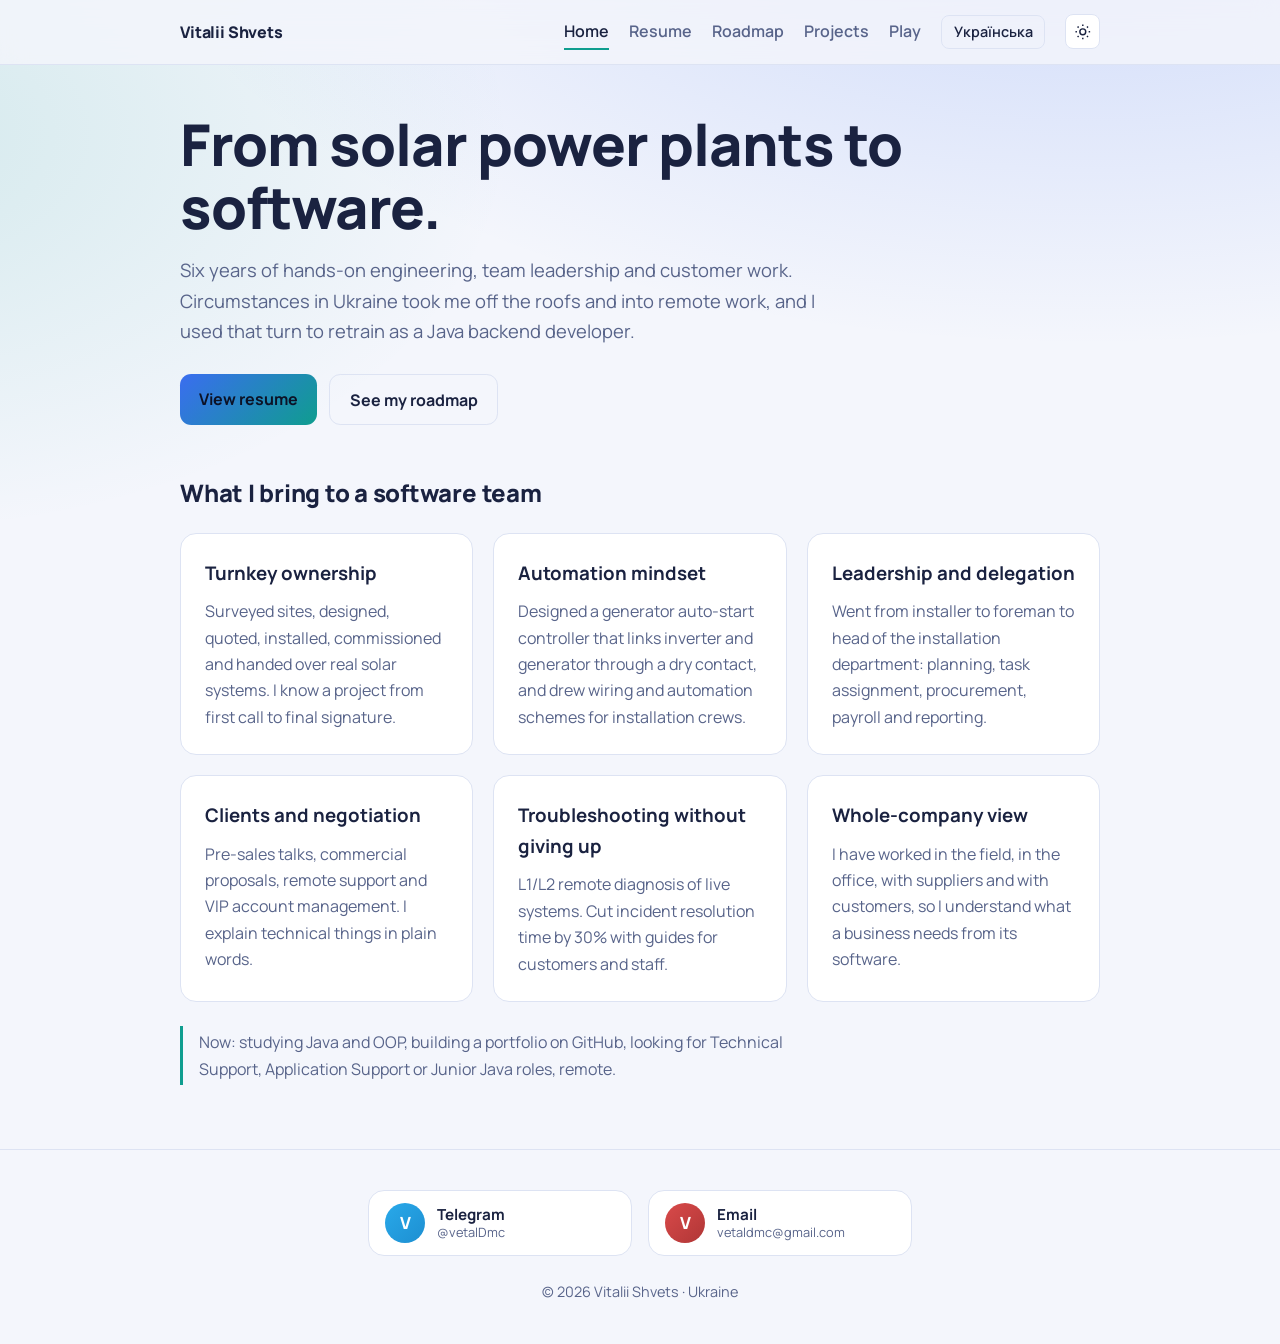
<file: index.html>
<!doctype html>
<html lang="en">
<head>
    <meta charset="utf-8">
    <meta name="viewport" content="width=device-width,initial-scale=1">
    <title>Home · Vitalii Shvets</title>

    <link rel="preconnect" href="https://fonts.googleapis.com">
    <link rel="preconnect" href="https://fonts.gstatic.com" crossorigin>
    <link href="https://fonts.googleapis.com/css2?family=Manrope:wght@400;600;700;800&subset=cyrillic&display=swap" rel="stylesheet">

    <link rel="stylesheet" href="style.css">
    <link rel="alternate" hreflang="uk" href="uk/index.html">

    <script>
        (function(){
            try{var t=localStorage.getItem('theme');if(t)document.documentElement.dataset.theme=t}catch(e){}
            document.addEventListener('DOMContentLoaded',function(){
                var tgl=document.querySelector('.theme-toggle');
                if(tgl)tgl.addEventListener('click',function(){
                    var cur=document.documentElement.dataset.theme
                        || (matchMedia('(prefers-color-scheme: light)').matches?'light':'dark');
                    var next=cur==='dark'?'light':'dark';
                    document.documentElement.dataset.theme=next;
                    try{localStorage.setItem('theme',next)}catch(e){}
                });
                var nav=document.querySelector('nav'),btn=document.querySelector('.nav-toggle');
                if(btn)btn.addEventListener('click',function(){
                    var open=nav.dataset.open==='true';
                    nav.dataset.open=String(!open);
                    btn.setAttribute('aria-expanded',String(!open));
                });
                var bar=document.getElementById('scroll-progress');
                if(bar){
                    var raf=0;
                    var upd=function(){
                        var h=document.documentElement;
                        var p=h.scrollTop/(h.scrollHeight-h.clientHeight||1);
                        bar.style.width=(p*100)+'%';
                        raf=0;
                    };
                    addEventListener('scroll',function(){if(!raf)raf=requestAnimationFrame(upd)},{passive:true});
                    upd();
                }
                if('IntersectionObserver' in window){
                    var io=new IntersectionObserver(function(es){
                        es.forEach(function(e){if(e.isIntersecting){e.target.classList.add('visible');io.unobserve(e.target)}})
                    },{threshold:.12,rootMargin:'0px 0px -40px 0px'});
                    document.querySelectorAll('.card,.job,h2,.note,.phases .phase').forEach(function(el){el.classList.add('reveal');io.observe(el)});
                }else{
                    document.querySelectorAll('.reveal').forEach(function(el){el.classList.add('visible')});
                }
            });
        })();
    </script>
</head>
<body>

<header>
    <div id="scroll-progress" aria-hidden="true"></div>
    <nav aria-label="Main">
        <a class="logo" href="index.html">Vitalii Shvets</a>
        <button class="nav-toggle" aria-expanded="false" aria-controls="nav-links" aria-label="Menu">
            <svg viewBox="0 0 24 24" fill="none" stroke="currentColor" stroke-width="2" aria-hidden="true"><path d="M4 7h16M4 12h16M4 17h16"/></svg>
        </button>
        <div class="nav-links" id="nav-links">
            <a href="index.html" aria-current="page">Home</a>
            <a href="resume.html">Resume</a>
            <a href="roadmap.html">Roadmap</a>
            <a href="projects.html">Projects</a>
            <a href="game.html">Play</a>
            <a class="lang" href="uk/index.html" hreflang="uk" lang="uk">Українська</a>
            <button class="theme-toggle" type="button" aria-label="Toggle theme">
                <svg class="icon-moon" viewBox="0 0 24 24" fill="none" stroke="currentColor" stroke-width="2" aria-hidden="true"><path d="M21 12.8A9 9 0 1 1 11.2 3a7 7 0 0 0 9.8 9.8Z"/></svg>
                <svg class="icon-sun" viewBox="0 0 24 24" fill="none" stroke="currentColor" stroke-width="2" aria-hidden="true"><circle cx="12" cy="12" r="4"/><path d="M12 2v2M12 20v2M4.9 4.9l1.4 1.4M17.7 17.7l1.4 1.4M2 12h2M20 12h2M4.9 19.1l1.4-1.4M17.7 6.3l1.4-1.4"/></svg>
            </button>
        </div>
    </nav>
</header>

<main>
    <h1>From solar power plants to software.</h1>
    <p class="lead">Six years of hands-on engineering, team leadership and customer work. Circumstances in Ukraine took me off the roofs and into remote work, and I used that turn to retrain as a Java backend developer.</p>
    <div class="btns">
        <a class="btn" href="resume.html">View resume</a>
        <a class="btn ghost" href="roadmap.html">See my roadmap</a>
    </div>

    <h2>What I bring to a software team</h2>
    <div class="grid">
        <div class="card"><h3>Turnkey ownership</h3><p>Surveyed sites, designed, quoted, installed, commissioned and handed over real solar systems. I know a project from first call to final signature.</p></div>
        <div class="card"><h3>Automation mindset</h3><p>Designed a generator auto-start controller that links inverter and generator through a dry contact, and drew wiring and automation schemes for installation crews.</p></div>
        <div class="card"><h3>Leadership and delegation</h3><p>Went from installer to foreman to head of the installation department: planning, task assignment, procurement, payroll and reporting.</p></div>
        <div class="card"><h3>Clients and negotiation</h3><p>Pre-sales talks, commercial proposals, remote support and VIP account management. I explain technical things in plain words.</p></div>
        <div class="card"><h3>Troubleshooting without giving up</h3><p>L1/L2 remote diagnosis of live systems. Cut incident resolution time by 30% with guides for customers and staff.</p></div>
        <div class="card"><h3>Whole-company view</h3><p>I have worked in the field, in the office, with suppliers and with customers, so I understand what a business needs from its software.</p></div>
    </div>

    <p class="note">Now: studying Java and OOP, building a portfolio on GitHub, looking for Technical Support, Application Support or Junior Java roles, remote.</p>
</main>

<footer>
    <div class="msg-grid" aria-label="Contacts">
        <a class="msg-card" href="https://t.me/vetaldmc" rel="noopener">
            <span class="avatar tg" aria-hidden="true">V</span>
            <span class="label"><b>Telegram</b><span>@vetalDmc</span></span>
        </a>
        <a class="msg-card" href="mailto:vetaldmc@gmail.com">
            <span class="avatar em" aria-hidden="true">V</span>
            <span class="label"><b>Email</b><span>vetaldmc@gmail.com</span></span>
        </a>
    </div>
    <p style="margin-top:1.5rem">© 2026 Vitalii Shvets · Ukraine</p>
</footer>

</body>
</html>
</file>
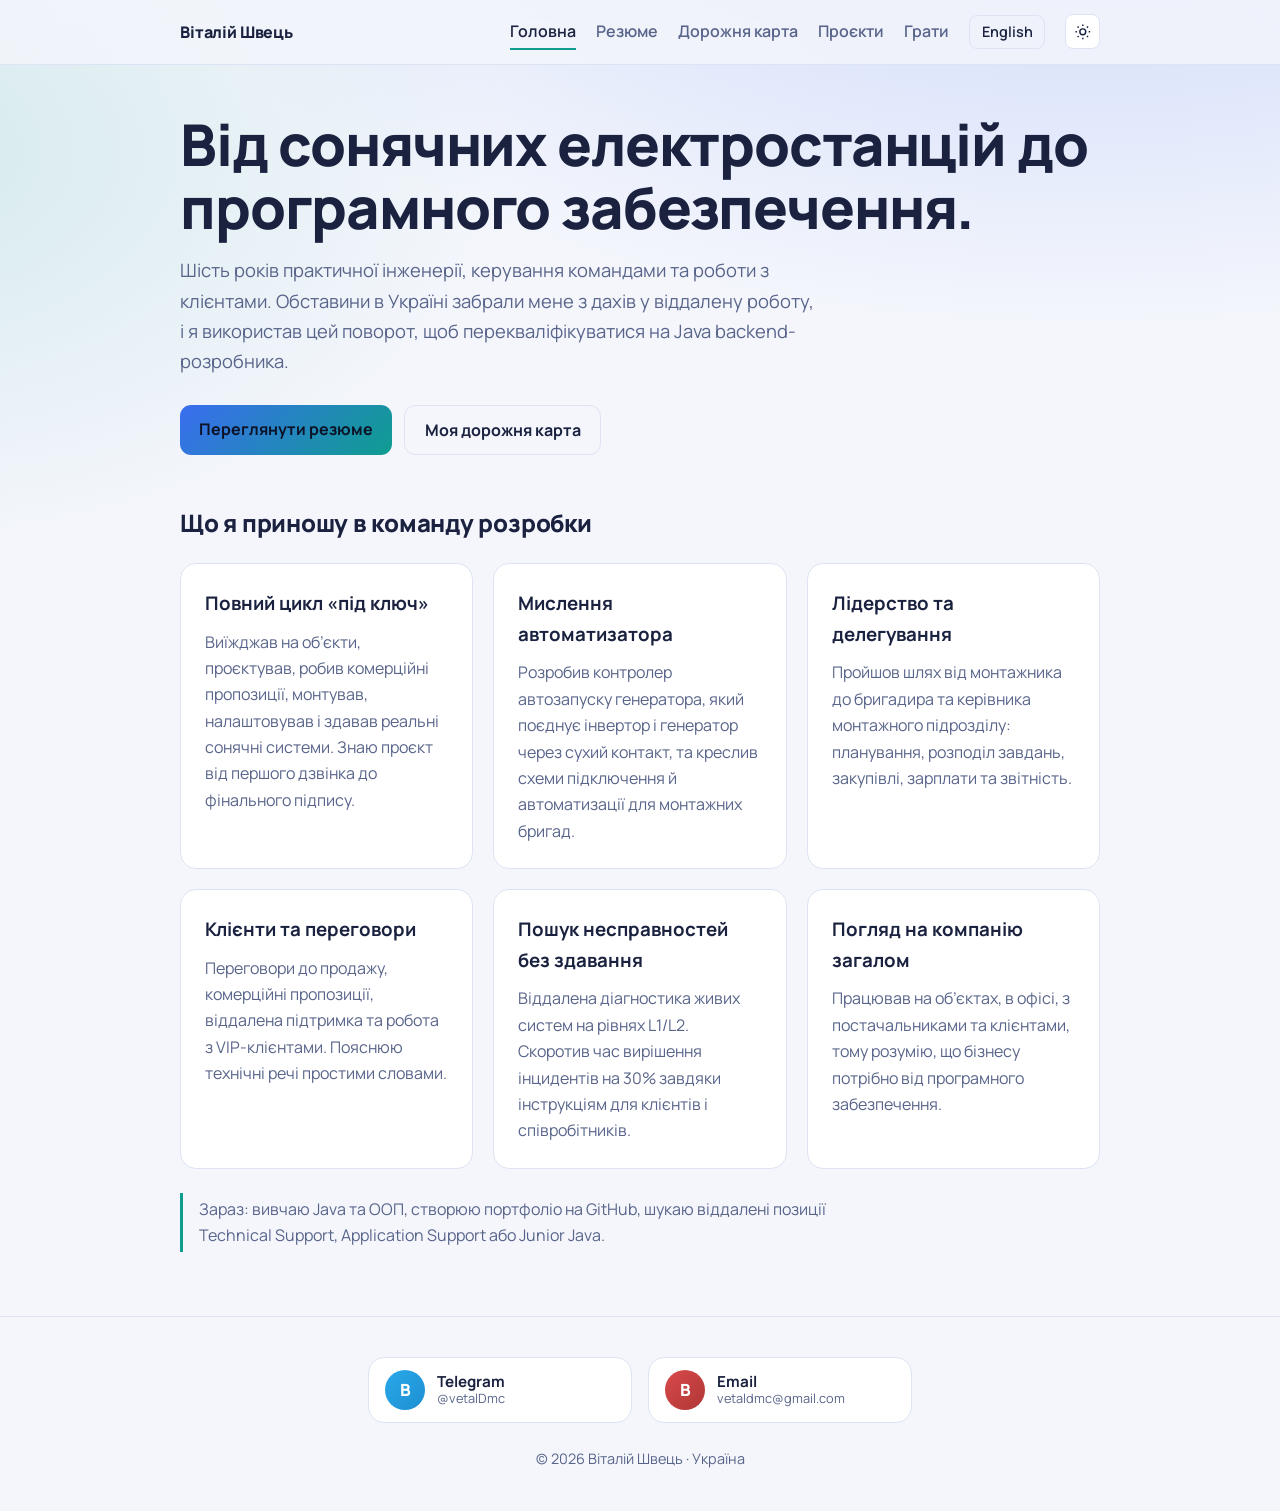
<file: uk/index.html>
<!doctype html>
<html lang="uk">
<head>
    <meta charset="utf-8">
    <meta name="viewport" content="width=device-width,initial-scale=1">
    <title>Головна · Віталій Швець</title>

    <link rel="preconnect" href="https://fonts.googleapis.com">
    <link rel="preconnect" href="https://fonts.gstatic.com" crossorigin>
    <link href="https://fonts.googleapis.com/css2?family=Manrope:wght@400;600;700;800&subset=cyrillic&display=swap" rel="stylesheet">

    <link rel="stylesheet" href="../style.css">
    <link rel="alternate" hreflang="en" href="../index.html">

    <script>
        (function(){
            try{var t=localStorage.getItem('theme');if(t)document.documentElement.dataset.theme=t}catch(e){}
            document.addEventListener('DOMContentLoaded',function(){
                var tgl=document.querySelector('.theme-toggle');
                if(tgl)tgl.addEventListener('click',function(){
                    var cur=document.documentElement.dataset.theme
                        || (matchMedia('(prefers-color-scheme: light)').matches?'light':'dark');
                    var next=cur==='dark'?'light':'dark';
                    document.documentElement.dataset.theme=next;
                    try{localStorage.setItem('theme',next)}catch(e){}
                });
                var nav=document.querySelector('nav'),btn=document.querySelector('.nav-toggle');
                if(btn)btn.addEventListener('click',function(){
                    var open=nav.dataset.open==='true';
                    nav.dataset.open=String(!open);
                    btn.setAttribute('aria-expanded',String(!open));
                });
                var bar=document.getElementById('scroll-progress');
                if(bar){
                    var raf=0;
                    var upd=function(){
                        var h=document.documentElement;
                        var p=h.scrollTop/(h.scrollHeight-h.clientHeight||1);
                        bar.style.width=(p*100)+'%';
                        raf=0;
                    };
                    addEventListener('scroll',function(){if(!raf)raf=requestAnimationFrame(upd)},{passive:true});
                    upd();
                }
                if('IntersectionObserver' in window){
                    var io=new IntersectionObserver(function(es){
                        es.forEach(function(e){if(e.isIntersecting){e.target.classList.add('visible');io.unobserve(e.target)}})
                    },{threshold:.12,rootMargin:'0px 0px -40px 0px'});
                    document.querySelectorAll('.card,.job,h2,.note,.phases .phase').forEach(function(el){el.classList.add('reveal');io.observe(el)});
                }else{
                    document.querySelectorAll('.reveal').forEach(function(el){el.classList.add('visible')});
                }
            });
        })();
    </script>
</head>
<body>

<header>
    <div id="scroll-progress" aria-hidden="true"></div>
    <nav aria-label="Головна">
        <a class="logo" href="index.html">Віталій Швець</a>
        <button class="nav-toggle" aria-expanded="false" aria-controls="nav-links" aria-label="Меню">
            <svg viewBox="0 0 24 24" fill="none" stroke="currentColor" stroke-width="2" aria-hidden="true"><path d="M4 7h16M4 12h16M4 17h16"/></svg>
        </button>
        <div class="nav-links" id="nav-links">
            <a href="index.html" aria-current="page">Головна</a>
            <a href="resume.html">Резюме</a>
            <a href="roadmap.html">Дорожня карта</a>
            <a href="projects.html">Проєкти</a>
            <a href="game.html">Грати</a>
            <a class="lang" href="../index.html" hreflang="en" lang="en">English</a>
            <button class="theme-toggle" type="button" aria-label="Змінити тему">
                <svg class="icon-moon" viewBox="0 0 24 24" fill="none" stroke="currentColor" stroke-width="2" aria-hidden="true"><path d="M21 12.8A9 9 0 1 1 11.2 3a7 7 0 0 0 9.8 9.8Z"/></svg>
                <svg class="icon-sun" viewBox="0 0 24 24" fill="none" stroke="currentColor" stroke-width="2" aria-hidden="true"><circle cx="12" cy="12" r="4"/><path d="M12 2v2M12 20v2M4.9 4.9l1.4 1.4M17.7 17.7l1.4 1.4M2 12h2M20 12h2M4.9 19.1l1.4-1.4M17.7 6.3l1.4-1.4"/></svg>
            </button>
        </div>
    </nav>
</header>

<main>
    <h1>Від сонячних електростанцій до програмного забезпечення.</h1>
    <p class="lead">Шість років практичної інженерії, керування командами та роботи з клієнтами. Обставини в Україні забрали мене з дахів у віддалену роботу, і я використав цей поворот, щоб перекваліфікуватися на Java backend-розробника.</p>
    <div class="btns">
        <a class="btn" href="resume.html">Переглянути резюме</a>
        <a class="btn ghost" href="roadmap.html">Моя дорожня карта</a>
    </div>

    <h2>Що я приношу в команду розробки</h2>
    <div class="grid">
        <div class="card"><h3>Повний цикл «під ключ»</h3><p>Виїжджав на об’єкти, проєктував, робив комерційні пропозиції, монтував, налаштовував і здавав реальні сонячні системи. Знаю проєкт від першого дзвінка до фінального підпису.</p></div>
        <div class="card"><h3>Мислення автоматизатора</h3><p>Розробив контролер автозапуску генератора, який поєднує інвертор і генератор через сухий контакт, та креслив схеми підключення й автоматизації для монтажних бригад.</p></div>
        <div class="card"><h3>Лідерство та делегування</h3><p>Пройшов шлях від монтажника до бригадира та керівника монтажного підрозділу: планування, розподіл завдань, закупівлі, зарплати та звітність.</p></div>
        <div class="card"><h3>Клієнти та переговори</h3><p>Переговори до продажу, комерційні пропозиції, віддалена підтримка та робота з VIP-клієнтами. Пояснюю технічні речі простими словами.</p></div>
        <div class="card"><h3>Пошук несправностей без здавання</h3><p>Віддалена діагностика живих систем на рівнях L1/L2. Скоротив час вирішення інцидентів на 30% завдяки інструкціям для клієнтів і співробітників.</p></div>
        <div class="card"><h3>Погляд на компанію загалом</h3><p>Працював на об’єктах, в офісі, з постачальниками та клієнтами, тому розумію, що бізнесу потрібно від програмного забезпечення.</p></div>
    </div>

    <p class="note">Зараз: вивчаю Java та ООП, створюю портфоліо на GitHub, шукаю віддалені позиції Technical Support, Application Support або Junior Java.</p>
</main>

<footer>
    <div class="msg-grid" aria-label="Контакти">
        <a class="msg-card" href="https://t.me/vetaldmc" rel="noopener">
            <span class="avatar tg" aria-hidden="true">В</span>
            <span class="label"><b>Telegram</b><span>@vetalDmc</span></span>
        </a>
        <a class="msg-card" href="mailto:vetaldmc@gmail.com">
            <span class="avatar em" aria-hidden="true">В</span>
            <span class="label"><b>Email</b><span>vetaldmc@gmail.com</span></span>
        </a>
    </div>
    <p style="margin-top:1.5rem">© 2026 Віталій Швець · Україна</p>
</footer>

</body>
</html>
</file>
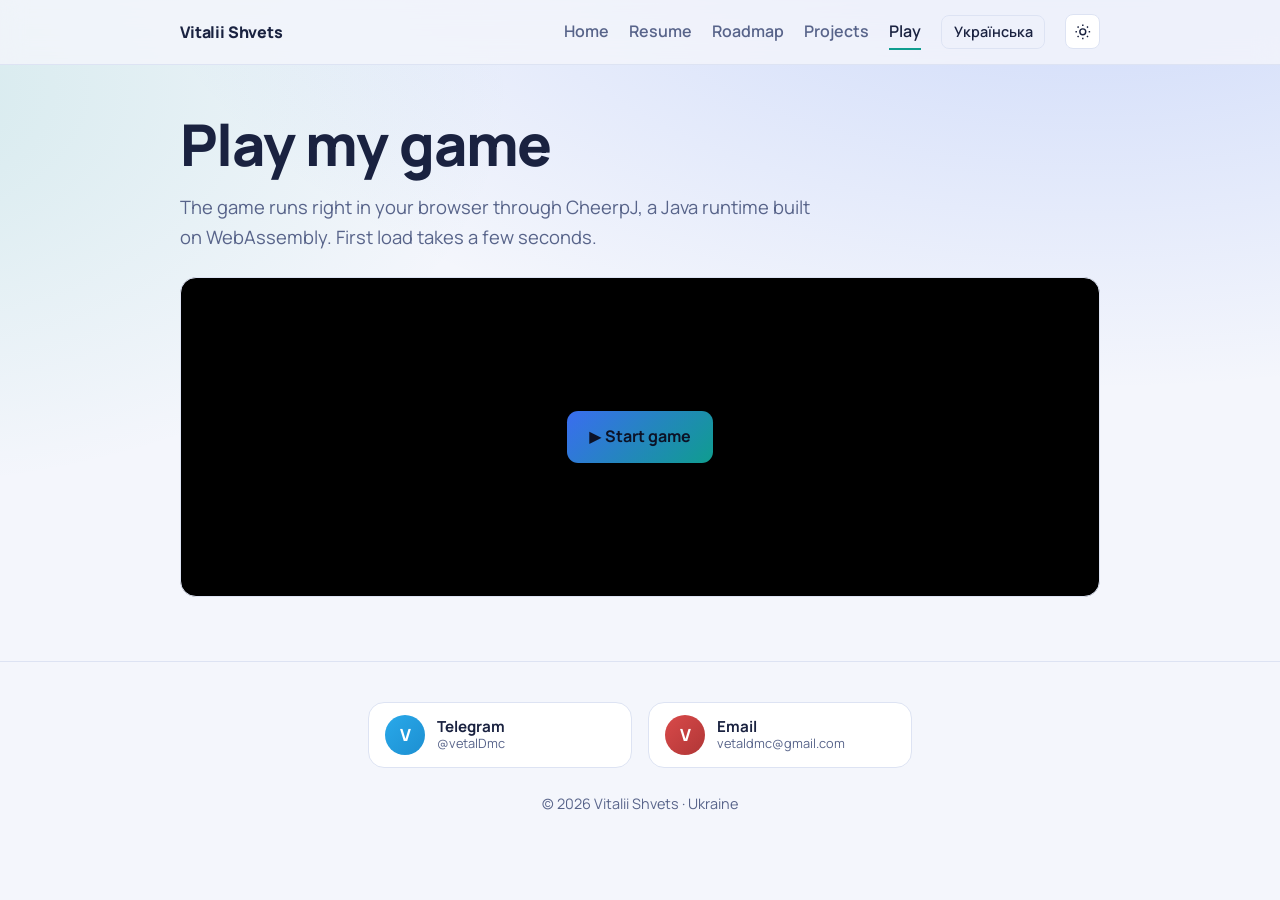
<file: game.html>
<!doctype html><html lang="en"><head><meta charset="utf-8"><meta name="viewport" content="width=device-width,initial-scale=1"><title>Play · Vitalii Shvets</title>
    <link rel="preconnect" href="https://fonts.googleapis.com"><link rel="preconnect" href="https://fonts.gstatic.com" crossorigin>
    <link href="https://fonts.googleapis.com/css2?family=Manrope:wght@400;600;700;800&subset=cyrillic&display=swap" rel="stylesheet">
    <link rel="stylesheet" href="style.css">
    <link rel="alternate" hreflang="uk" href="uk/game.html">
    <script>
        (function(){
            try{var t=localStorage.getItem('theme');if(t)document.documentElement.dataset.theme=t}catch(e){}
            document.addEventListener('DOMContentLoaded',function(){
                var tgl=document.querySelector('.theme-toggle');
                if(tgl)tgl.addEventListener('click',function(){
                    var cur=document.documentElement.dataset.theme
                        || (matchMedia('(prefers-color-scheme: light)').matches?'light':'dark');
                    var next=cur==='dark'?'light':'dark';
                    document.documentElement.dataset.theme=next;
                    try{localStorage.setItem('theme',next)}catch(e){}
                });
                var nav=document.querySelector('nav'),btn=document.querySelector('.nav-toggle');
                if(btn)btn.addEventListener('click',function(){
                    var open=nav.dataset.open==='true';
                    nav.dataset.open=String(!open);
                    btn.setAttribute('aria-expanded',String(!open));
                });
                var bar=document.getElementById('scroll-progress');
                if(bar){
                    var raf=0;
                    var upd=function(){
                        var h=document.documentElement;
                        var p=h.scrollTop/(h.scrollHeight-h.clientHeight||1);
                        bar.style.width=(p*100)+'%';
                        raf=0;
                    };
                    addEventListener('scroll',function(){if(!raf)raf=requestAnimationFrame(upd)},{passive:true});
                    upd();
                }
                if('IntersectionObserver' in window){
                    var io=new IntersectionObserver(function(es){
                        es.forEach(function(e){if(e.isIntersecting){e.target.classList.add('visible');io.unobserve(e.target)}})
                    },{threshold:.12,rootMargin:'0px 0px -40px 0px'});
                    document.querySelectorAll('.card,.job,h2,.note,.phases .phase').forEach(function(el){el.classList.add('reveal');io.observe(el)});
                }
            });
        })();
    </script>
</head><body>
<header>
    <div id="scroll-progress" aria-hidden="true"></div>
    <nav aria-label="Main">
        <a class="logo" href="index.html">Vitalii Shvets</a>
        <button class="nav-toggle" aria-expanded="false" aria-controls="nav-links" aria-label="Menu">
            <svg viewBox="0 0 24 24" fill="none" stroke="currentColor" stroke-width="2" aria-hidden="true"><path d="M4 7h16M4 12h16M4 17h16"/></svg>
        </button>
        <div class="nav-links" id="nav-links">
            <a href="index.html">Home</a>
            <a href="resume.html">Resume</a>
            <a href="roadmap.html">Roadmap</a>
            <a href="projects.html">Projects</a>
            <a href="game.html" aria-current="page">Play</a>
            <a class="lang" href="uk/game.html" hreflang="uk" lang="uk">Українська</a>
            <button class="theme-toggle" type="button" aria-label="Toggle theme">
                <svg class="icon-moon" viewBox="0 0 24 24" fill="none" stroke="currentColor" stroke-width="2" aria-hidden="true"><path d="M21 12.8A9 9 0 1 1 11.2 3a7 7 0 0 0 9.8 9.8Z"/></svg>
                <svg class="icon-sun" viewBox="0 0 24 24" fill="none" stroke="currentColor" stroke-width="2" aria-hidden="true"><circle cx="12" cy="12" r="4"/><path d="M12 2v2M12 20v2M4.9 4.9l1.4 1.4M17.7 17.7l1.4 1.4M2 12h2M20 12h2M4.9 19.1l1.4-1.4M17.7 6.3l1.4-1.4"/></svg>
            </button>
        </div>
    </nav>
</header>
<main>
    <h1>Play my game</h1>
    <p class="lead">The game runs right in your browser through CheerpJ, a Java runtime built on WebAssembly. First load takes a few seconds.</p>
    <div id="stage"><button id="play" type="button">▶ Start game</button></div>
    <script>
        document.getElementById('play').addEventListener('click', async function(){
            const stage=document.getElementById('stage');
            stage.innerHTML='<span>Loading Java runtime…</span>';
            try{
                await new Promise(function(res,rej){
                    var s=document.createElement('script');
                    s.src='https://cjrtnc.leaningtech.com/3.0/loader.js';
                    s.onload=res; s.onerror=rej;
                    document.head.appendChild(s);
                });
                await cheerpjInit();
                stage.innerHTML='';
                cheerpjCreateDisplay(800,600,stage);
                await cheerpjRunJar('game/game.jar');
            }catch(e){
                stage.textContent='Could not start the game: '+e.message;
            }
        });
    </script>
</main>
<footer>
    <div class="msg-grid" aria-label="Contacts">
        <a class="msg-card" href="https://t.me/vetaldmc" rel="noopener">
            <span class="avatar tg" aria-hidden="true">V</span>
            <span class="label"><b>Telegram</b><span>@vetalDmc</span></span>
        </a>
        <a class="msg-card" href="mailto:vetaldmc@gmail.com">
            <span class="avatar em" aria-hidden="true">V</span>
            <span class="label"><b>Email</b><span>vetaldmc@gmail.com</span></span>
        </a>
    </div>
    <p style="margin-top:1.5rem">© 2026 Vitalii Shvets · Ukraine</p>
</footer>
</body></html>
</file>
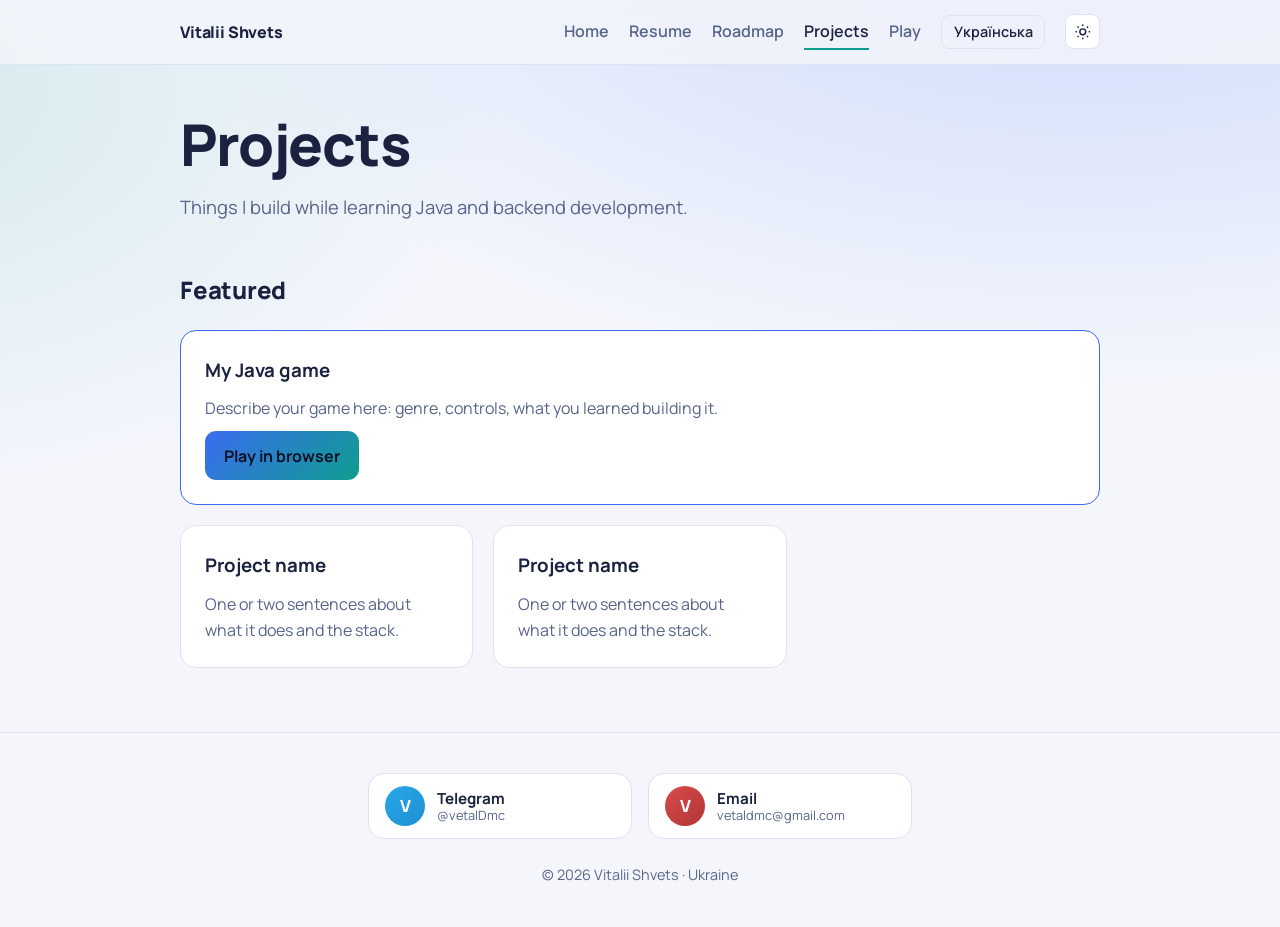
<file: projects.html>
<!doctype html><html lang="en"><head><meta charset="utf-8"><meta name="viewport" content="width=device-width,initial-scale=1"><title>Projects · Vitalii Shvets</title>
    <link rel="preconnect" href="https://fonts.googleapis.com"><link rel="preconnect" href="https://fonts.gstatic.com" crossorigin>
    <link href="https://fonts.googleapis.com/css2?family=Manrope:wght@400;600;700;800&subset=cyrillic&display=swap" rel="stylesheet">
    <link rel="stylesheet" href="style.css">
    <link rel="alternate" hreflang="uk" href="uk/projects.html">
    <script>
        (function(){
            try{var t=localStorage.getItem('theme');if(t)document.documentElement.dataset.theme=t}catch(e){}
            document.addEventListener('DOMContentLoaded',function(){
                var tgl=document.querySelector('.theme-toggle');
                if(tgl)tgl.addEventListener('click',function(){
                    var cur=document.documentElement.dataset.theme
                        || (matchMedia('(prefers-color-scheme: light)').matches?'light':'dark');
                    var next=cur==='dark'?'light':'dark';
                    document.documentElement.dataset.theme=next;
                    try{localStorage.setItem('theme',next)}catch(e){}
                });
                var nav=document.querySelector('nav'),btn=document.querySelector('.nav-toggle');
                if(btn)btn.addEventListener('click',function(){
                    var open=nav.dataset.open==='true';
                    nav.dataset.open=String(!open);
                    btn.setAttribute('aria-expanded',String(!open));
                });
                var bar=document.getElementById('scroll-progress');
                if(bar){
                    var raf=0;
                    var upd=function(){
                        var h=document.documentElement;
                        var p=h.scrollTop/(h.scrollHeight-h.clientHeight||1);
                        bar.style.width=(p*100)+'%';
                        raf=0;
                    };
                    addEventListener('scroll',function(){if(!raf)raf=requestAnimationFrame(upd)},{passive:true});
                    upd();
                }
                if('IntersectionObserver' in window){
                    var io=new IntersectionObserver(function(es){
                        es.forEach(function(e){if(e.isIntersecting){e.target.classList.add('visible');io.unobserve(e.target)}})
                    },{threshold:.12,rootMargin:'0px 0px -40px 0px'});
                    document.querySelectorAll('.card,.job,h2,.note,.phases .phase').forEach(function(el){el.classList.add('reveal');io.observe(el)});
                }
            });
        })();
    </script>
</head><body>
<header>
    <div id="scroll-progress" aria-hidden="true"></div>
    <nav aria-label="Main">
        <a class="logo" href="index.html">Vitalii Shvets</a>
        <button class="nav-toggle" aria-expanded="false" aria-controls="nav-links" aria-label="Menu">
            <svg viewBox="0 0 24 24" fill="none" stroke="currentColor" stroke-width="2" aria-hidden="true"><path d="M4 7h16M4 12h16M4 17h16"/></svg>
        </button>
        <div class="nav-links" id="nav-links">
            <a href="index.html">Home</a>
            <a href="resume.html">Resume</a>
            <a href="roadmap.html">Roadmap</a>
            <a href="projects.html" aria-current="page">Projects</a>
            <a href="game.html">Play</a>
            <a class="lang" href="uk/projects.html" hreflang="uk" lang="uk">Українська</a>
            <button class="theme-toggle" type="button" aria-label="Toggle theme">
                <svg class="icon-moon" viewBox="0 0 24 24" fill="none" stroke="currentColor" stroke-width="2" aria-hidden="true"><path d="M21 12.8A9 9 0 1 1 11.2 3a7 7 0 0 0 9.8 9.8Z"/></svg>
                <svg class="icon-sun" viewBox="0 0 24 24" fill="none" stroke="currentColor" stroke-width="2" aria-hidden="true"><circle cx="12" cy="12" r="4"/><path d="M12 2v2M12 20v2M4.9 4.9l1.4 1.4M17.7 17.7l1.4 1.4M2 12h2M20 12h2M4.9 19.1l1.4-1.4M17.7 6.3l1.4-1.4"/></svg>
            </button>
        </div>
    </nav>
</header>
<main>
    <h1>Projects</h1>
    <p class="lead">Things I build while learning Java and backend development.</p>
    <h2>Featured</h2>
    <div class="grid">
        <div class="card feat"><h3>My Java game</h3><p>Describe your game here: genre, controls, what you learned building it.</p><a class="btn" href="game.html">Play in browser</a></div>
        <div class="card"><h3>Project name</h3><p>One or two sentences about what it does and the stack.</p></div>
        <div class="card"><h3>Project name</h3><p>One or two sentences about what it does and the stack.</p></div>
    </div>
</main>
<footer>
    <div class="msg-grid" aria-label="Contacts">
        <a class="msg-card" href="https://t.me/vetaldmc" rel="noopener">
            <span class="avatar tg" aria-hidden="true">V</span>
            <span class="label"><b>Telegram</b><span>@vetalDmc</span></span>
        </a>
        <a class="msg-card" href="mailto:vetaldmc@gmail.com">
            <span class="avatar em" aria-hidden="true">V</span>
            <span class="label"><b>Email</b><span>vetaldmc@gmail.com</span></span>
        </a>
    </div>
    <p style="margin-top:1.5rem">© 2026 Vitalii Shvets · Ukraine</p>
</footer>
</body></html>
</file>
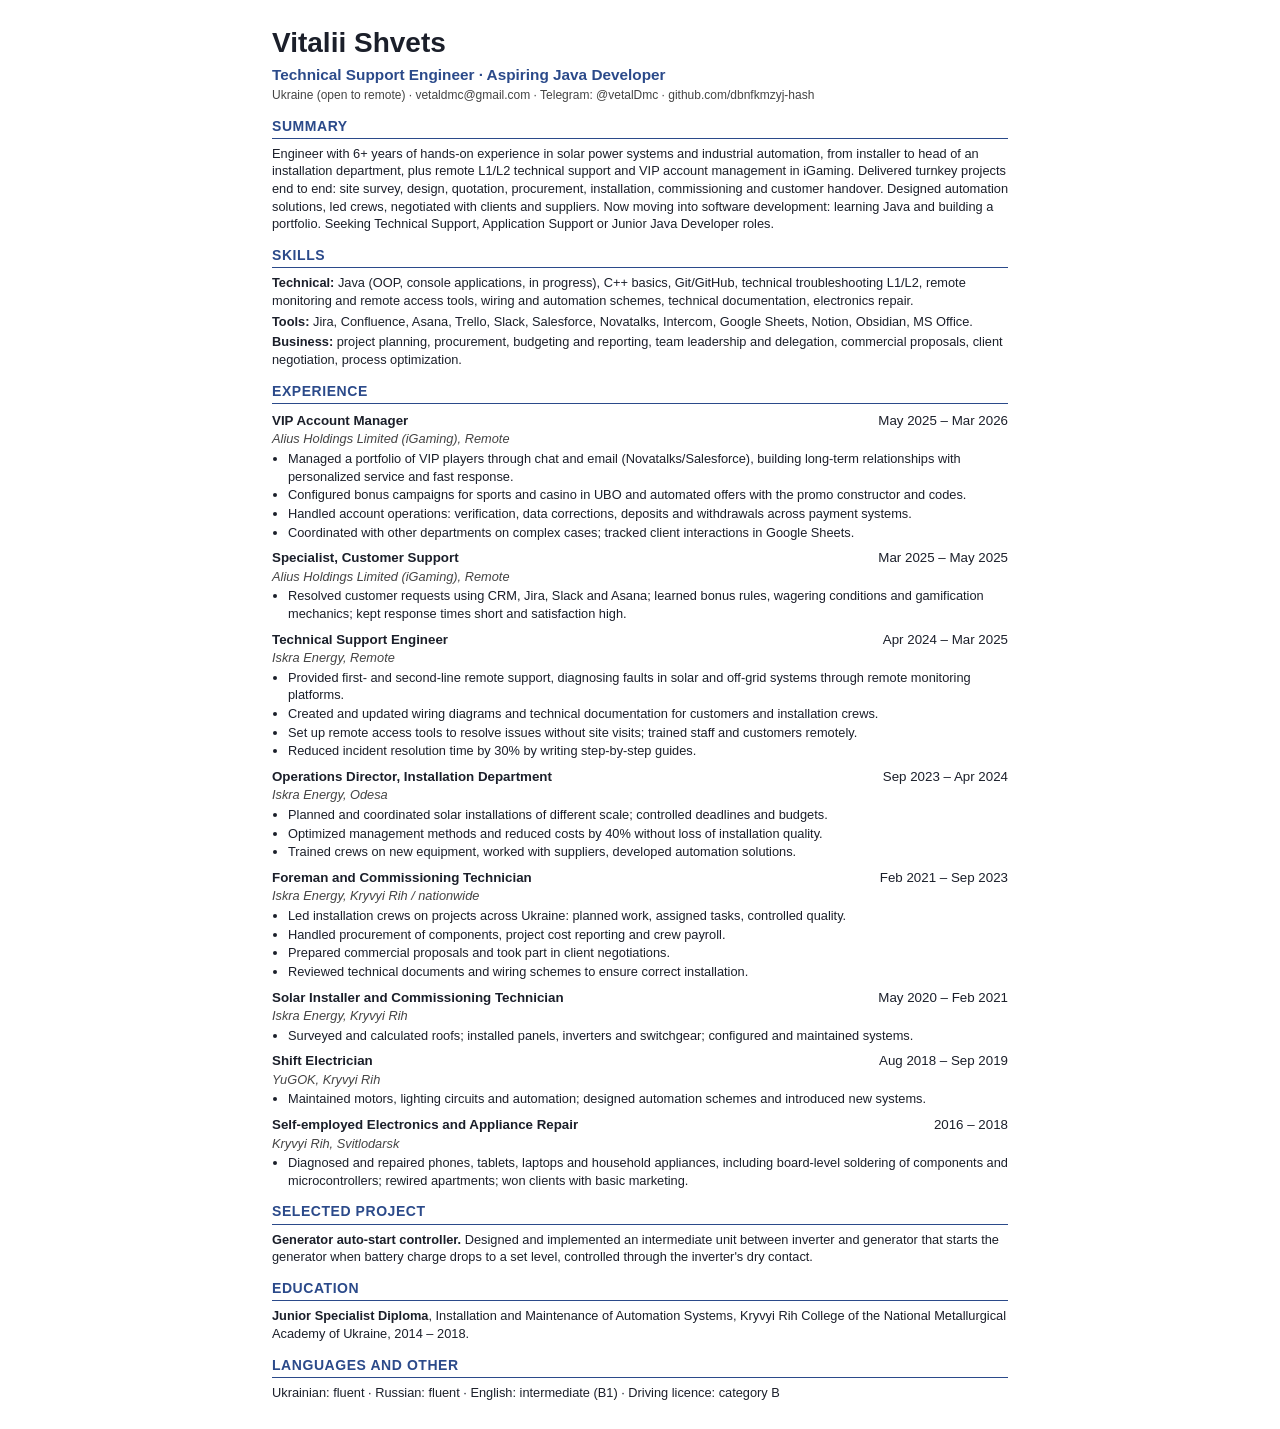
<file: resume-doc.html>
<!doctype html><html lang="en"><head><meta charset="utf-8"><title>Vitalii Shvets – Resume</title><style>
@page{size:A4;margin:14mm}
body{font-family:Arial,Helvetica,sans-serif;font-size:9.6pt;line-height:1.38;color:#1b1f2a;max-width:46rem;margin:auto;padding:1.5rem;background:#fff}
h1{font-size:21pt;margin:0}.t{font-size:11.5pt;color:#2b4a8a;font-weight:700;margin:.1rem 0}.c{color:#444;font-size:9pt}
h2{font-size:10.5pt;border-bottom:1.2px solid #2b4a8a;color:#2b4a8a;margin:13px 0 6px;padding-bottom:2px;text-transform:uppercase;letter-spacing:.04em}
h3{font-size:10pt;margin:8px 0 0;display:flex;justify-content:space-between;gap:1rem}h3 span{font-weight:400;white-space:nowrap}
.co{color:#444;font-style:italic}ul{margin:2px 0 0 16px;padding:0}li{margin:1px 0}p{margin:3px 0}
</style>
    <script>
        (function(){
            try{var t=localStorage.getItem('theme');if(t)document.documentElement.dataset.theme=t}catch(e){}
            document.addEventListener('DOMContentLoaded',function(){
                var tgl=document.querySelector('.theme-toggle');
                if(tgl)tgl.addEventListener('click',function(){
                    var cur=document.documentElement.dataset.theme
                        || (matchMedia('(prefers-color-scheme: light)').matches?'light':'dark');
                    var next=cur==='dark'?'light':'dark';
                    document.documentElement.dataset.theme=next;
                    try{localStorage.setItem('theme',next)}catch(e){}
                });
                var nav=document.querySelector('nav'),btn=document.querySelector('.nav-toggle');
                if(btn)btn.addEventListener('click',function(){
                    var open=nav.dataset.open==='true';
                    nav.dataset.open=String(!open);
                    btn.setAttribute('aria-expanded',String(!open));
                });
                var bar=document.getElementById('scroll-progress');
                if(bar){
                    var raf=0;
                    var upd=function(){
                        var h=document.documentElement;
                        var p=h.scrollTop/(h.scrollHeight-h.clientHeight||1);
                        bar.style.width=(p*100)+'%';
                        raf=0;
                    };
                    addEventListener('scroll',function(){if(!raf)raf=requestAnimationFrame(upd)},{passive:true});
                    upd();
                }
                if('IntersectionObserver' in window){
                    var io=new IntersectionObserver(function(es){
                        es.forEach(function(e){if(e.isIntersecting){e.target.classList.add('visible');io.unobserve(e.target)}})
                    },{threshold:.12,rootMargin:'0px 0px -40px 0px'});
                    document.querySelectorAll('.card,.job,h2,.note,.phases .phase').forEach(function(el){el.classList.add('reveal');io.observe(el)});
                }
            });
        })();
    </script>
</head><body>
<h1>Vitalii Shvets</h1><div class="t">Technical Support Engineer · Aspiring Java Developer</div>
<div class="c">Ukraine (open to remote) · vetaldmc@gmail.com · Telegram: @vetalDmc · github.com/dbnfkmzyj-hash</div>
<h2>Summary</h2>
<p>Engineer with 6+ years of hands-on experience in solar power systems and industrial automation, from installer to head of an installation department, plus remote L1/L2 technical support and VIP account management in iGaming. Delivered turnkey projects end to end: site survey, design, quotation, procurement, installation, commissioning and customer handover. Designed automation solutions, led crews, negotiated with clients and suppliers. Now moving into software development: learning Java and building a portfolio. Seeking Technical Support, Application Support or Junior Java Developer roles.</p>
<h2>Skills</h2>
<p><b>Technical:</b> Java (OOP, console applications, in progress), C++ basics, Git/GitHub, technical troubleshooting L1/L2, remote monitoring and remote access tools, wiring and automation schemes, technical documentation, electronics repair.</p>
<p><b>Tools:</b> Jira, Confluence, Asana, Trello, Slack, Salesforce, Novatalks, Intercom, Google Sheets, Notion, Obsidian, MS Office.</p>
<p><b>Business:</b> project planning, procurement, budgeting and reporting, team leadership and delegation, commercial proposals, client negotiation, process optimization.</p>
<h2>Experience</h2>
<h3>VIP Account Manager <span>May 2025 – Mar 2026</span></h3><div class="co">Alius Holdings Limited (iGaming), Remote</div><ul>
<li>Managed a portfolio of VIP players through chat and email (Novatalks/Salesforce), building long-term relationships with personalized service and fast response.</li>
<li>Configured bonus campaigns for sports and casino in UBO and automated offers with the promo constructor and codes.</li>
<li>Handled account operations: verification, data corrections, deposits and withdrawals across payment systems.</li>
<li>Coordinated with other departments on complex cases; tracked client interactions in Google Sheets.</li></ul>
<h3>Specialist, Customer Support <span>Mar 2025 – May 2025</span></h3><div class="co">Alius Holdings Limited (iGaming), Remote</div><ul>
<li>Resolved customer requests using CRM, Jira, Slack and Asana; learned bonus rules, wagering conditions and gamification mechanics; kept response times short and satisfaction high.</li></ul>
<h3>Technical Support Engineer <span>Apr 2024 – Mar 2025</span></h3><div class="co">Iskra Energy, Remote</div><ul>
<li>Provided first- and second-line remote support, diagnosing faults in solar and off-grid systems through remote monitoring platforms.</li>
<li>Created and updated wiring diagrams and technical documentation for customers and installation crews.</li>
<li>Set up remote access tools to resolve issues without site visits; trained staff and customers remotely.</li>
<li>Reduced incident resolution time by 30% by writing step-by-step guides.</li></ul>
<h3>Operations Director, Installation Department <span>Sep 2023 – Apr 2024</span></h3><div class="co">Iskra Energy, Odesa</div><ul>
<li>Planned and coordinated solar installations of different scale; controlled deadlines and budgets.</li>
<li>Optimized management methods and reduced costs by 40% without loss of installation quality.</li>
<li>Trained crews on new equipment, worked with suppliers, developed automation solutions.</li></ul>
<h3>Foreman and Commissioning Technician <span>Feb 2021 – Sep 2023</span></h3><div class="co">Iskra Energy, Kryvyi Rih / nationwide</div><ul>
<li>Led installation crews on projects across Ukraine: planned work, assigned tasks, controlled quality.</li>
<li>Handled procurement of components, project cost reporting and crew payroll.</li>
<li>Prepared commercial proposals and took part in client negotiations.</li>
<li>Reviewed technical documents and wiring schemes to ensure correct installation.</li></ul>
<h3>Solar Installer and Commissioning Technician <span>May 2020 – Feb 2021</span></h3><div class="co">Iskra Energy, Kryvyi Rih</div><ul>
<li>Surveyed and calculated roofs; installed panels, inverters and switchgear; configured and maintained systems.</li></ul>
<h3>Shift Electrician <span>Aug 2018 – Sep 2019</span></h3><div class="co">YuGOK, Kryvyi Rih</div><ul>
<li>Maintained motors, lighting circuits and automation; designed automation schemes and introduced new systems.</li></ul>
<h3>Self-employed Electronics and Appliance Repair <span>2016 – 2018</span></h3><div class="co">Kryvyi Rih, Svitlodarsk</div><ul>
<li>Diagnosed and repaired phones, tablets, laptops and household appliances, including board-level soldering of components and microcontrollers; rewired apartments; won clients with basic marketing.</li></ul>
<h2>Selected Project</h2>
<p><b>Generator auto-start controller.</b> Designed and implemented an intermediate unit between inverter and generator that starts the generator when battery charge drops to a set level, controlled through the inverter's dry contact.</p>
<h2>Education</h2>
<p><b>Junior Specialist Diploma</b>, Installation and Maintenance of Automation Systems, Kryvyi Rih College of the National Metallurgical Academy of Ukraine, 2014 – 2018.</p>
<h2>Languages and Other</h2>
<p>Ukrainian: fluent · Russian: fluent · English: intermediate (B1) · Driving licence: category B</p>
</body></html>
</file>
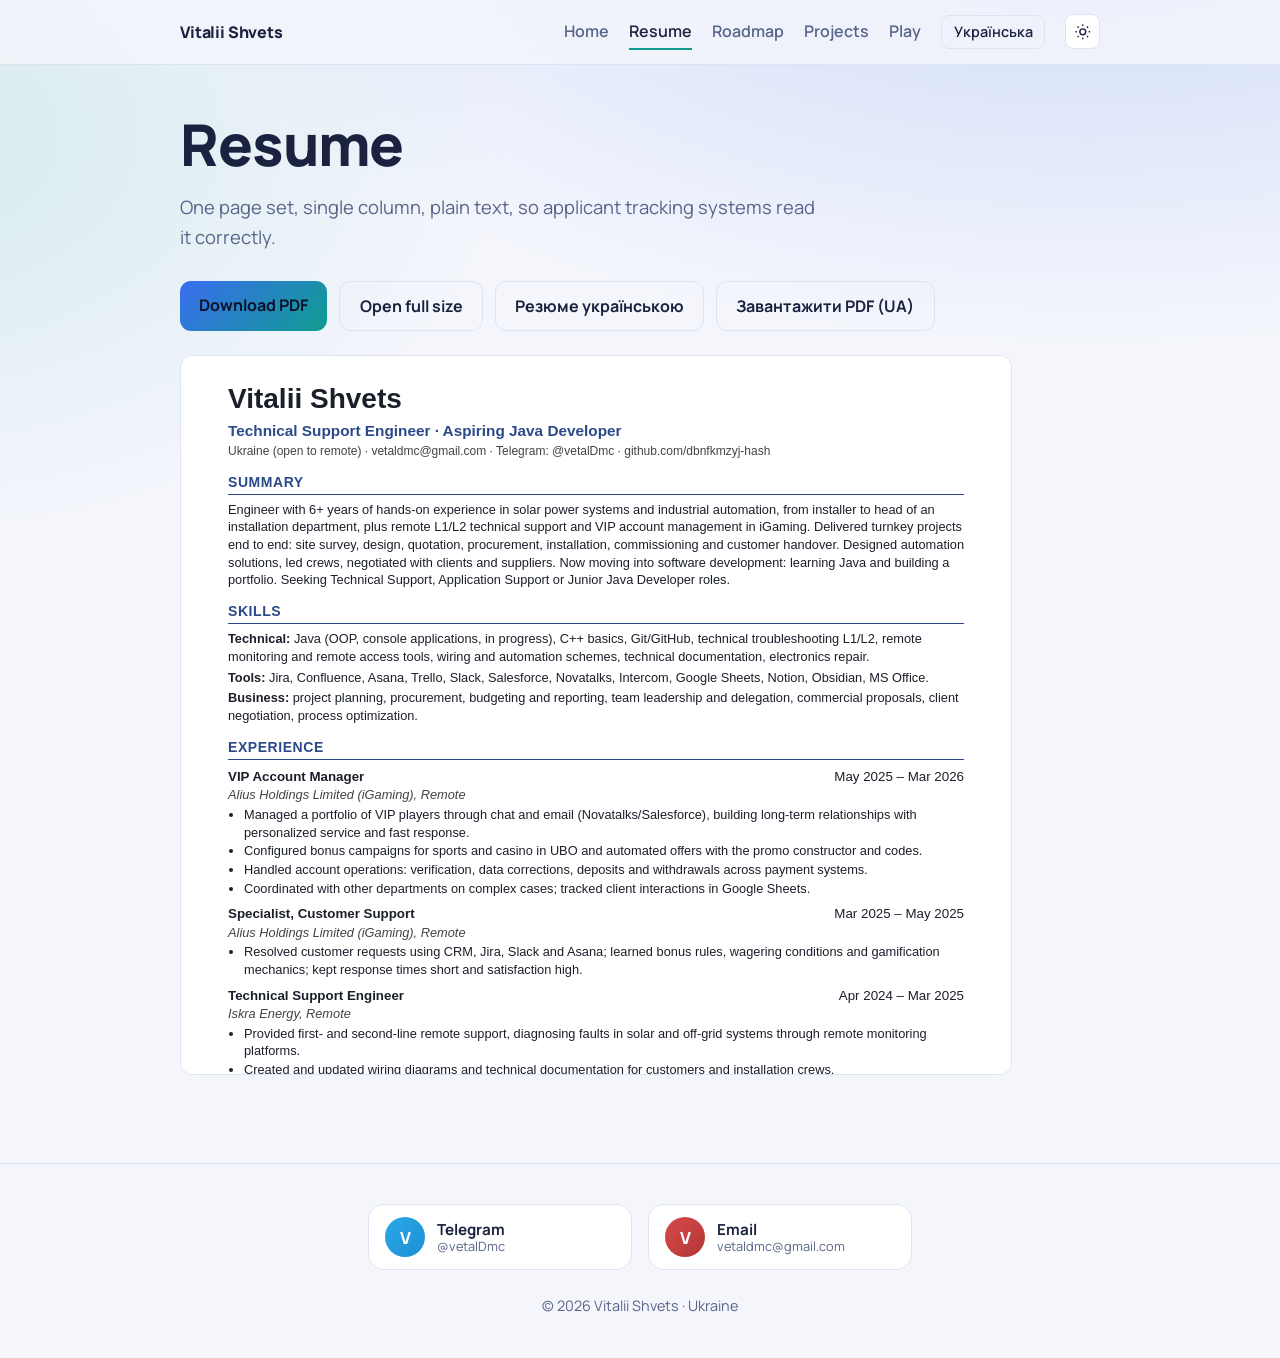
<file: resume.html>
<!doctype html><html lang="en"><head><meta charset="utf-8"><meta name="viewport" content="width=device-width,initial-scale=1"><title>Resume · Vitalii Shvets</title>
    <link rel="preconnect" href="https://fonts.googleapis.com"><link rel="preconnect" href="https://fonts.gstatic.com" crossorigin>
    <link href="https://fonts.googleapis.com/css2?family=Manrope:wght@400;600;700;800&subset=cyrillic&display=swap" rel="stylesheet">
    <link rel="stylesheet" href="style.css">
    <link rel="alternate" hreflang="uk" href="uk/resume.html">
    <script>
        (function(){
            try{var t=localStorage.getItem('theme');if(t)document.documentElement.dataset.theme=t}catch(e){}
            document.addEventListener('DOMContentLoaded',function(){
                var tgl=document.querySelector('.theme-toggle');
                if(tgl)tgl.addEventListener('click',function(){
                    var cur=document.documentElement.dataset.theme
                        || (matchMedia('(prefers-color-scheme: light)').matches?'light':'dark');
                    var next=cur==='dark'?'light':'dark';
                    document.documentElement.dataset.theme=next;
                    try{localStorage.setItem('theme',next)}catch(e){}
                });
                var nav=document.querySelector('nav'),btn=document.querySelector('.nav-toggle');
                if(btn)btn.addEventListener('click',function(){
                    var open=nav.dataset.open==='true';
                    nav.dataset.open=String(!open);
                    btn.setAttribute('aria-expanded',String(!open));
                });
                var bar=document.getElementById('scroll-progress');
                if(bar){
                    var raf=0;
                    var upd=function(){
                        var h=document.documentElement;
                        var p=h.scrollTop/(h.scrollHeight-h.clientHeight||1);
                        bar.style.width=(p*100)+'%';
                        raf=0;
                    };
                    addEventListener('scroll',function(){if(!raf)raf=requestAnimationFrame(upd)},{passive:true});
                    upd();
                }
                if('IntersectionObserver' in window){
                    var io=new IntersectionObserver(function(es){
                        es.forEach(function(e){if(e.isIntersecting){e.target.classList.add('visible');io.unobserve(e.target)}})
                    },{threshold:.12,rootMargin:'0px 0px -40px 0px'});
                    document.querySelectorAll('.card,.job,h2,.note,.phases .phase').forEach(function(el){el.classList.add('reveal');io.observe(el)});
                }
            });
        })();
    </script>
</head><body>
<header>
    <div id="scroll-progress" aria-hidden="true"></div>
    <nav aria-label="Main">
        <a class="logo" href="index.html">Vitalii Shvets</a>
        <button class="nav-toggle" aria-expanded="false" aria-controls="nav-links" aria-label="Menu">
            <svg viewBox="0 0 24 24" fill="none" stroke="currentColor" stroke-width="2" aria-hidden="true"><path d="M4 7h16M4 12h16M4 17h16"/></svg>
        </button>
        <div class="nav-links" id="nav-links">
            <a href="index.html">Home</a>
            <a href="resume.html" aria-current="page">Resume</a>
            <a href="roadmap.html">Roadmap</a>
            <a href="projects.html">Projects</a>
            <a href="game.html">Play</a>
            <a class="lang" href="uk/resume.html" hreflang="uk" lang="uk">Українська</a>
            <button class="theme-toggle" type="button" aria-label="Toggle theme">
                <svg class="icon-moon" viewBox="0 0 24 24" fill="none" stroke="currentColor" stroke-width="2" aria-hidden="true"><path d="M21 12.8A9 9 0 1 1 11.2 3a7 7 0 0 0 9.8 9.8Z"/></svg>
                <svg class="icon-sun" viewBox="0 0 24 24" fill="none" stroke="currentColor" stroke-width="2" aria-hidden="true"><circle cx="12" cy="12" r="4"/><path d="M12 2v2M12 20v2M4.9 4.9l1.4 1.4M17.7 17.7l1.4 1.4M2 12h2M20 12h2M4.9 19.1l1.4-1.4M17.7 6.3l1.4-1.4"/></svg>
            </button>
        </div>
    </nav>
</header>
<main>
    <h1>Resume</h1>
    <p class="lead">One page set, single column, plain text, so applicant tracking systems read it correctly.</p>
    <div class="btns"><a class="btn" href="resume.pdf" download>Download PDF</a><a class="btn ghost" href="resume-doc.html" target="_blank" rel="noopener">Open full size</a><a class="btn ghost" href="uk/resume.html" hreflang="uk" lang="uk">Резюме українською</a><a class="btn ghost" href="uk/resume.pdf" download hreflang="uk" lang="uk">Завантажити PDF (UA)</a></div>
    <iframe class="paper" src="resume-doc.html" title="Resume preview" loading="lazy"></iframe>
</main>
<footer>
    <div class="msg-grid" aria-label="Contacts">
        <a class="msg-card" href="https://t.me/vetaldmc" rel="noopener">
            <span class="avatar tg" aria-hidden="true">V</span>
            <span class="label"><b>Telegram</b><span>@vetalDmc</span></span>
        </a>
        <a class="msg-card" href="mailto:vetaldmc@gmail.com">
            <span class="avatar em" aria-hidden="true">V</span>
            <span class="label"><b>Email</b><span>vetaldmc@gmail.com</span></span>
        </a>
    </div>
    <p style="margin-top:1.5rem">© 2026 Vitalii Shvets · Ukraine</p>
</footer>
</body></html>
</file>
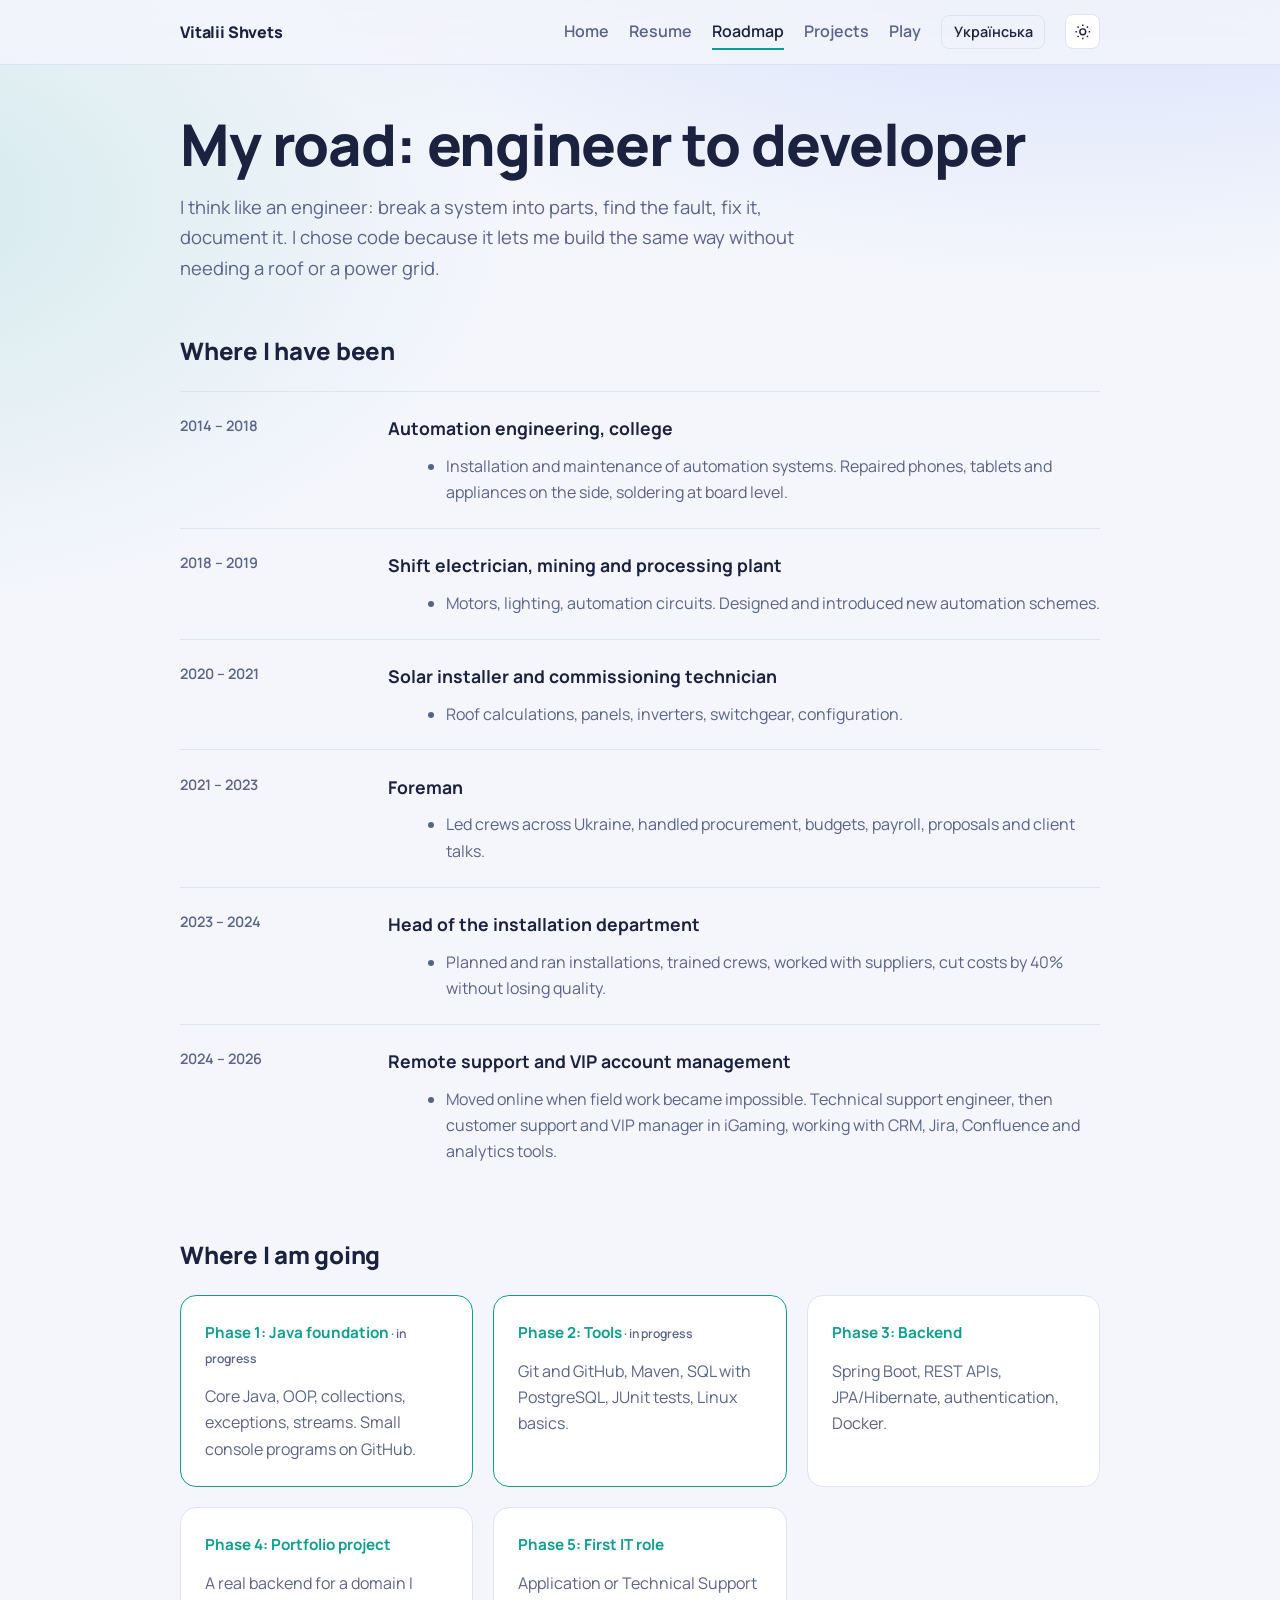
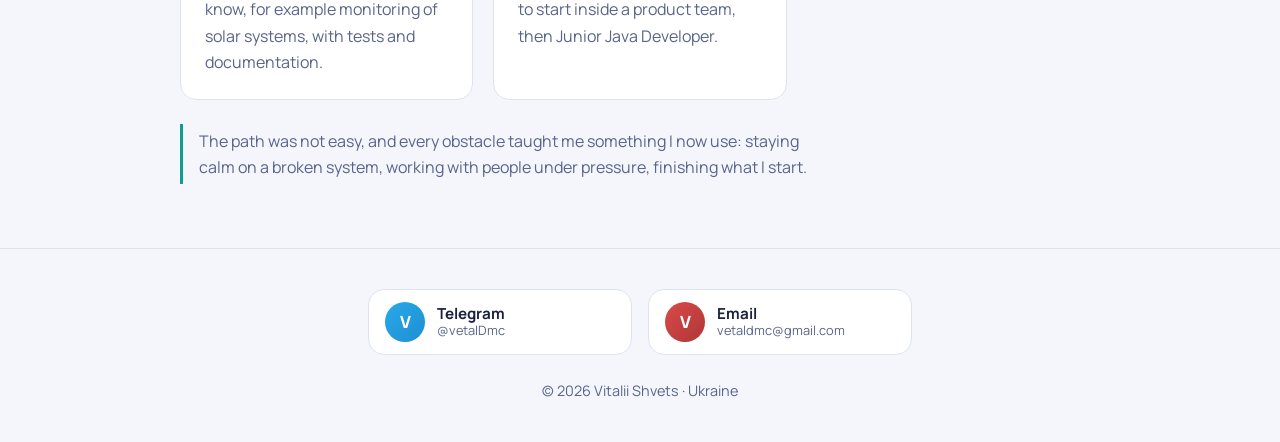
<file: roadmap.html>
<!doctype html><html lang="en"><head><meta charset="utf-8"><meta name="viewport" content="width=device-width,initial-scale=1"><title>Roadmap · Vitalii Shvets</title>
    <link rel="preconnect" href="https://fonts.googleapis.com"><link rel="preconnect" href="https://fonts.gstatic.com" crossorigin>
    <link href="https://fonts.googleapis.com/css2?family=Manrope:wght@400;600;700;800&subset=cyrillic&display=swap" rel="stylesheet">
    <link rel="stylesheet" href="style.css">
    <link rel="alternate" hreflang="uk" href="uk/roadmap.html">
    <script>
        (function(){
            try{var t=localStorage.getItem('theme');if(t)document.documentElement.dataset.theme=t}catch(e){}
            document.addEventListener('DOMContentLoaded',function(){
                var tgl=document.querySelector('.theme-toggle');
                if(tgl)tgl.addEventListener('click',function(){
                    var cur=document.documentElement.dataset.theme
                        || (matchMedia('(prefers-color-scheme: light)').matches?'light':'dark');
                    var next=cur==='dark'?'light':'dark';
                    document.documentElement.dataset.theme=next;
                    try{localStorage.setItem('theme',next)}catch(e){}
                });
                var nav=document.querySelector('nav'),btn=document.querySelector('.nav-toggle');
                if(btn)btn.addEventListener('click',function(){
                    var open=nav.dataset.open==='true';
                    nav.dataset.open=String(!open);
                    btn.setAttribute('aria-expanded',String(!open));
                });
                var bar=document.getElementById('scroll-progress');
                if(bar){
                    var raf=0;
                    var upd=function(){
                        var h=document.documentElement;
                        var p=h.scrollTop/(h.scrollHeight-h.clientHeight||1);
                        bar.style.width=(p*100)+'%';
                        raf=0;
                    };
                    addEventListener('scroll',function(){if(!raf)raf=requestAnimationFrame(upd)},{passive:true});
                    upd();
                }
                if('IntersectionObserver' in window){
                    var io=new IntersectionObserver(function(es){
                        es.forEach(function(e){if(e.isIntersecting){e.target.classList.add('visible');io.unobserve(e.target)}})
                    },{threshold:.12,rootMargin:'0px 0px -40px 0px'});
                    document.querySelectorAll('.card,.job,h2,.note,.phases .phase').forEach(function(el){el.classList.add('reveal');io.observe(el)});
                }
            });
        })();
    </script>
</head><body>
<header>
    <div id="scroll-progress" aria-hidden="true"></div>
    <nav aria-label="Main">
        <a class="logo" href="index.html">Vitalii Shvets</a>
        <button class="nav-toggle" aria-expanded="false" aria-controls="nav-links" aria-label="Menu">
            <svg viewBox="0 0 24 24" fill="none" stroke="currentColor" stroke-width="2" aria-hidden="true"><path d="M4 7h16M4 12h16M4 17h16"/></svg>
        </button>
        <div class="nav-links" id="nav-links">
            <a href="index.html">Home</a>
            <a href="resume.html">Resume</a>
            <a href="roadmap.html" aria-current="page">Roadmap</a>
            <a href="projects.html">Projects</a>
            <a href="game.html">Play</a>
            <a class="lang" href="uk/roadmap.html" hreflang="uk" lang="uk">Українська</a>
            <button class="theme-toggle" type="button" aria-label="Toggle theme">
                <svg class="icon-moon" viewBox="0 0 24 24" fill="none" stroke="currentColor" stroke-width="2" aria-hidden="true"><path d="M21 12.8A9 9 0 1 1 11.2 3a7 7 0 0 0 9.8 9.8Z"/></svg>
                <svg class="icon-sun" viewBox="0 0 24 24" fill="none" stroke="currentColor" stroke-width="2" aria-hidden="true"><circle cx="12" cy="12" r="4"/><path d="M12 2v2M12 20v2M4.9 4.9l1.4 1.4M17.7 17.7l1.4 1.4M2 12h2M20 12h2M4.9 19.1l1.4-1.4M17.7 6.3l1.4-1.4"/></svg>
            </button>
        </div>
    </nav>
</header>
<main>
    <h1>My road: engineer to developer</h1>
    <p class="lead">I think like an engineer: break a system into parts, find the fault, fix it, document it. I chose code because it lets me build the same way without needing a roof or a power grid.</p>
    <h2>Where I have been</h2>
    <div class="job"><time>2014 – 2018</time><div><h3>Automation engineering, college</h3><ul><li>Installation and maintenance of automation systems. Repaired phones, tablets and appliances on the side, soldering at board level.</li></ul></div></div>
    <div class="job"><time>2018 – 2019</time><div><h3>Shift electrician, mining and processing plant</h3><ul><li>Motors, lighting, automation circuits. Designed and introduced new automation schemes.</li></ul></div></div>
    <div class="job"><time>2020 – 2021</time><div><h3>Solar installer and commissioning technician</h3><ul><li>Roof calculations, panels, inverters, switchgear, configuration.</li></ul></div></div>
    <div class="job"><time>2021 – 2023</time><div><h3>Foreman</h3><ul><li>Led crews across Ukraine, handled procurement, budgets, payroll, proposals and client talks.</li></ul></div></div>
    <div class="job"><time>2023 – 2024</time><div><h3>Head of the installation department</h3><ul><li>Planned and ran installations, trained crews, worked with suppliers, cut costs by 40% without losing quality.</li></ul></div></div>
    <div class="job"><time>2024 – 2026</time><div><h3>Remote support and VIP account management</h3><ul><li>Moved online when field work became impossible. Technical support engineer, then customer support and VIP manager in iGaming, working with CRM, Jira, Confluence and analytics tools.</li></ul></div></div>
    <h2>Where I am going</h2>
    <div class="phases">
        <div class="card phase" data-status="in-progress"><h3>Phase 1: Java foundation</h3><p>Core Java, OOP, collections, exceptions, streams. Small console programs on GitHub.</p></div>
        <div class="card phase" data-status="in-progress"><h3>Phase 2: Tools</h3><p>Git and GitHub, Maven, SQL with PostgreSQL, JUnit tests, Linux basics.</p></div>
        <div class="card phase"><h3>Phase 3: Backend</h3><p>Spring Boot, REST APIs, JPA/Hibernate, authentication, Docker.</p></div>
        <div class="card phase"><h3>Phase 4: Portfolio project</h3><p>A real backend for a domain I know, for example monitoring of solar systems, with tests and documentation.</p></div>
        <div class="card phase"><h3>Phase 5: First IT role</h3><p>Application or Technical Support to start inside a product team, then Junior Java Developer.</p></div>
    </div>
    <p class="note">The path was not easy, and every obstacle taught me something I now use: staying calm on a broken system, working with people under pressure, finishing what I start.</p>
</main>
<footer>
    <div class="msg-grid" aria-label="Contacts">
        <a class="msg-card" href="https://t.me/vetaldmc" rel="noopener">
            <span class="avatar tg" aria-hidden="true">V</span>
            <span class="label"><b>Telegram</b><span>@vetalDmc</span></span>
        </a>
        <a class="msg-card" href="mailto:vetaldmc@gmail.com">
            <span class="avatar em" aria-hidden="true">V</span>
            <span class="label"><b>Email</b><span>vetaldmc@gmail.com</span></span>
        </a>
    </div>
    <p style="margin-top:1.5rem">© 2026 Vitalii Shvets · Ukraine</p>
</footer>
</body></html>
</file>
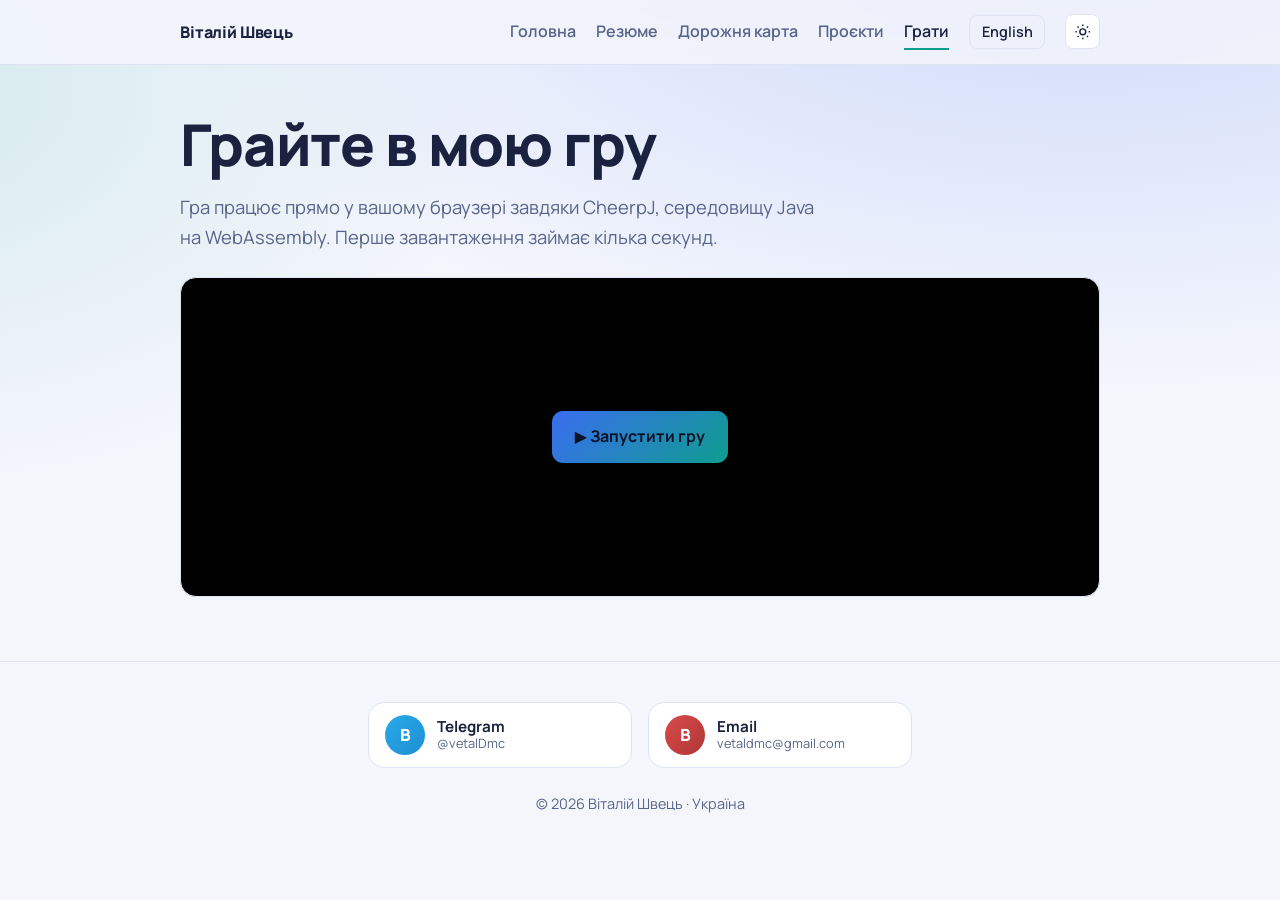
<file: uk/game.html>
<!doctype html><html lang="uk"><head><meta charset="utf-8"><meta name="viewport" content="width=device-width,initial-scale=1"><title>Грати · Віталій Швець</title>
    <link rel="preconnect" href="https://fonts.googleapis.com"><link rel="preconnect" href="https://fonts.gstatic.com" crossorigin>
    <link href="https://fonts.googleapis.com/css2?family=Manrope:wght@400;600;700;800&subset=cyrillic&display=swap" rel="stylesheet">
    <link rel="stylesheet" href="../style.css">
    <link rel="alternate" hreflang="en" href="../game.html">
    <script>
        (function(){
            try{var t=localStorage.getItem('theme');if(t)document.documentElement.dataset.theme=t}catch(e){}
            document.addEventListener('DOMContentLoaded',function(){
                var tgl=document.querySelector('.theme-toggle');
                if(tgl)tgl.addEventListener('click',function(){
                    var cur=document.documentElement.dataset.theme
                        || (matchMedia('(prefers-color-scheme: light)').matches?'light':'dark');
                    var next=cur==='dark'?'light':'dark';
                    document.documentElement.dataset.theme=next;
                    try{localStorage.setItem('theme',next)}catch(e){}
                });
                var nav=document.querySelector('nav'),btn=document.querySelector('.nav-toggle');
                if(btn)btn.addEventListener('click',function(){
                    var open=nav.dataset.open==='true';
                    nav.dataset.open=String(!open);
                    btn.setAttribute('aria-expanded',String(!open));
                });
                var bar=document.getElementById('scroll-progress');
                if(bar){
                    var raf=0;
                    var upd=function(){
                        var h=document.documentElement;
                        var p=h.scrollTop/(h.scrollHeight-h.clientHeight||1);
                        bar.style.width=(p*100)+'%';
                        raf=0;
                    };
                    addEventListener('scroll',function(){if(!raf)raf=requestAnimationFrame(upd)},{passive:true});
                    upd();
                }
                if('IntersectionObserver' in window){
                    var io=new IntersectionObserver(function(es){
                        es.forEach(function(e){if(e.isIntersecting){e.target.classList.add('visible');io.unobserve(e.target)}})
                    },{threshold:.12,rootMargin:'0px 0px -40px 0px'});
                    document.querySelectorAll('.card,.job,h2,.note,.phases .phase').forEach(function(el){el.classList.add('reveal');io.observe(el)});
                }
            });
        })();
    </script>
</head><body>
<header>
    <div id="scroll-progress" aria-hidden="true"></div>
    <nav aria-label="Головна">
        <a class="logo" href="index.html">Віталій Швець</a>
        <button class="nav-toggle" aria-expanded="false" aria-controls="nav-links" aria-label="Меню">
            <svg viewBox="0 0 24 24" fill="none" stroke="currentColor" stroke-width="2" aria-hidden="true"><path d="M4 7h16M4 12h16M4 17h16"/></svg>
        </button>
        <div class="nav-links" id="nav-links">
            <a href="index.html">Головна</a>
            <a href="resume.html">Резюме</a>
            <a href="roadmap.html">Дорожня карта</a>
            <a href="projects.html">Проєкти</a>
            <a href="game.html" aria-current="page">Грати</a>
            <a class="lang" href="../game.html" hreflang="en" lang="en">English</a>
            <button class="theme-toggle" type="button" aria-label="Змінити тему">
                <svg class="icon-moon" viewBox="0 0 24 24" fill="none" stroke="currentColor" stroke-width="2" aria-hidden="true"><path d="M21 12.8A9 9 0 1 1 11.2 3a7 7 0 0 0 9.8 9.8Z"/></svg>
                <svg class="icon-sun" viewBox="0 0 24 24" fill="none" stroke="currentColor" stroke-width="2" aria-hidden="true"><circle cx="12" cy="12" r="4"/><path d="M12 2v2M12 20v2M4.9 4.9l1.4 1.4M17.7 17.7l1.4 1.4M2 12h2M20 12h2M4.9 19.1l1.4-1.4M17.7 6.3l1.4-1.4"/></svg>
            </button>
        </div>
    </nav>
</header>
<main>
    <h1>Грайте в мою гру</h1>
    <p class="lead">Гра працює прямо у вашому браузері завдяки CheerpJ, середовищу Java на WebAssembly. Перше завантаження займає кілька секунд.</p>
    <div id="stage"><button id="play" type="button">▶ Запустити гру</button></div>
    <script>
        document.getElementById('play').addEventListener('click', async function(){
            const stage=document.getElementById('stage');
            stage.innerHTML='<span>Завантаження середовища Java…</span>';
            try{
                await new Promise(function(res,rej){
                    var s=document.createElement('script');
                    s.src='https://cjrtnc.leaningtech.com/3.0/loader.js';
                    s.onload=res; s.onerror=rej;
                    document.head.appendChild(s);
                });
                await cheerpjInit();
                stage.innerHTML='';
                cheerpjCreateDisplay(800,600,stage);
                await cheerpjRunJar('game/game.jar');
            }catch(e){
                stage.textContent='Не вдалося запустити гру: '+e.message;
            }
        });
    </script>
</main>
<footer>
    <div class="msg-grid" aria-label="Контакти">
        <a class="msg-card" href="https://t.me/vetaldmc" rel="noopener">
            <span class="avatar tg" aria-hidden="true">В</span>
            <span class="label"><b>Telegram</b><span>@vetalDmc</span></span>
        </a>
        <a class="msg-card" href="mailto:vetaldmc@gmail.com">
            <span class="avatar em" aria-hidden="true">В</span>
            <span class="label"><b>Email</b><span>vetaldmc@gmail.com</span></span>
        </a>
    </div>
    <p style="margin-top:1.5rem">© 2026 Віталій Швець · Україна</p>
</footer>
</body></html>
</file>
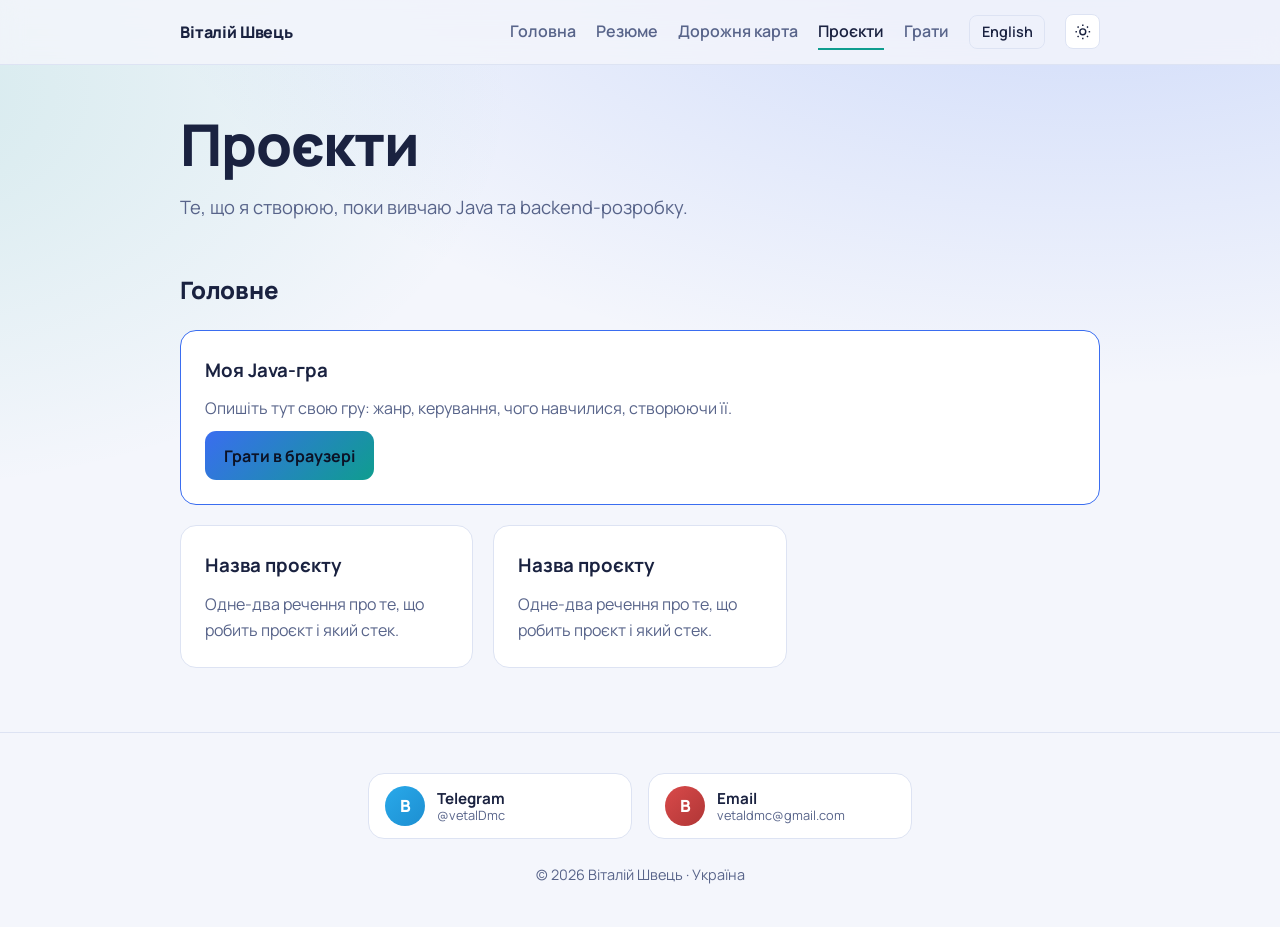
<file: uk/projects.html>
<!doctype html><html lang="uk"><head><meta charset="utf-8"><meta name="viewport" content="width=device-width,initial-scale=1"><title>Проєкти · Віталій Швець</title>
    <link rel="preconnect" href="https://fonts.googleapis.com"><link rel="preconnect" href="https://fonts.gstatic.com" crossorigin>
    <link href="https://fonts.googleapis.com/css2?family=Manrope:wght@400;600;700;800&subset=cyrillic&display=swap" rel="stylesheet">
    <link rel="stylesheet" href="../style.css">
    <link rel="alternate" hreflang="en" href="../projects.html">
    <script>
        (function(){
            try{var t=localStorage.getItem('theme');if(t)document.documentElement.dataset.theme=t}catch(e){}
            document.addEventListener('DOMContentLoaded',function(){
                var tgl=document.querySelector('.theme-toggle');
                if(tgl)tgl.addEventListener('click',function(){
                    var cur=document.documentElement.dataset.theme
                        || (matchMedia('(prefers-color-scheme: light)').matches?'light':'dark');
                    var next=cur==='dark'?'light':'dark';
                    document.documentElement.dataset.theme=next;
                    try{localStorage.setItem('theme',next)}catch(e){}
                });
                var nav=document.querySelector('nav'),btn=document.querySelector('.nav-toggle');
                if(btn)btn.addEventListener('click',function(){
                    var open=nav.dataset.open==='true';
                    nav.dataset.open=String(!open);
                    btn.setAttribute('aria-expanded',String(!open));
                });
                var bar=document.getElementById('scroll-progress');
                if(bar){
                    var raf=0;
                    var upd=function(){
                        var h=document.documentElement;
                        var p=h.scrollTop/(h.scrollHeight-h.clientHeight||1);
                        bar.style.width=(p*100)+'%';
                        raf=0;
                    };
                    addEventListener('scroll',function(){if(!raf)raf=requestAnimationFrame(upd)},{passive:true});
                    upd();
                }
                if('IntersectionObserver' in window){
                    var io=new IntersectionObserver(function(es){
                        es.forEach(function(e){if(e.isIntersecting){e.target.classList.add('visible');io.unobserve(e.target)}})
                    },{threshold:.12,rootMargin:'0px 0px -40px 0px'});
                    document.querySelectorAll('.card,.job,h2,.note,.phases .phase').forEach(function(el){el.classList.add('reveal');io.observe(el)});
                }
            });
        })();
    </script>
</head><body>
<header>
    <div id="scroll-progress" aria-hidden="true"></div>
    <nav aria-label="Головна">
        <a class="logo" href="index.html">Віталій Швець</a>
        <button class="nav-toggle" aria-expanded="false" aria-controls="nav-links" aria-label="Меню">
            <svg viewBox="0 0 24 24" fill="none" stroke="currentColor" stroke-width="2" aria-hidden="true"><path d="M4 7h16M4 12h16M4 17h16"/></svg>
        </button>
        <div class="nav-links" id="nav-links">
            <a href="index.html">Головна</a>
            <a href="resume.html">Резюме</a>
            <a href="roadmap.html">Дорожня карта</a>
            <a href="projects.html" aria-current="page">Проєкти</a>
            <a href="game.html">Грати</a>
            <a class="lang" href="../projects.html" hreflang="en" lang="en">English</a>
            <button class="theme-toggle" type="button" aria-label="Змінити тему">
                <svg class="icon-moon" viewBox="0 0 24 24" fill="none" stroke="currentColor" stroke-width="2" aria-hidden="true"><path d="M21 12.8A9 9 0 1 1 11.2 3a7 7 0 0 0 9.8 9.8Z"/></svg>
                <svg class="icon-sun" viewBox="0 0 24 24" fill="none" stroke="currentColor" stroke-width="2" aria-hidden="true"><circle cx="12" cy="12" r="4"/><path d="M12 2v2M12 20v2M4.9 4.9l1.4 1.4M17.7 17.7l1.4 1.4M2 12h2M20 12h2M4.9 19.1l1.4-1.4M17.7 6.3l1.4-1.4"/></svg>
            </button>
        </div>
    </nav>
</header>
<main>
    <h1>Проєкти</h1>
    <p class="lead">Те, що я створюю, поки вивчаю Java та backend-розробку.</p>
    <h2>Головне</h2>
    <div class="grid">
        <div class="card feat"><h3>Моя Java-гра</h3><p>Опишіть тут свою гру: жанр, керування, чого навчилися, створюючи її.</p><a class="btn" href="game.html">Грати в браузері</a></div>
        <div class="card"><h3>Назва проєкту</h3><p>Одне-два речення про те, що робить проєкт і який стек.</p></div>
        <div class="card"><h3>Назва проєкту</h3><p>Одне-два речення про те, що робить проєкт і який стек.</p></div>
    </div>
</main>
<footer>
    <div class="msg-grid" aria-label="Контакти">
        <a class="msg-card" href="https://t.me/vetaldmc" rel="noopener">
            <span class="avatar tg" aria-hidden="true">В</span>
            <span class="label"><b>Telegram</b><span>@vetalDmc</span></span>
        </a>
        <a class="msg-card" href="mailto:vetaldmc@gmail.com">
            <span class="avatar em" aria-hidden="true">В</span>
            <span class="label"><b>Email</b><span>vetaldmc@gmail.com</span></span>
        </a>
    </div>
    <p style="margin-top:1.5rem">© 2026 Віталій Швець · Україна</p>
</footer>
</body></html>
</file>
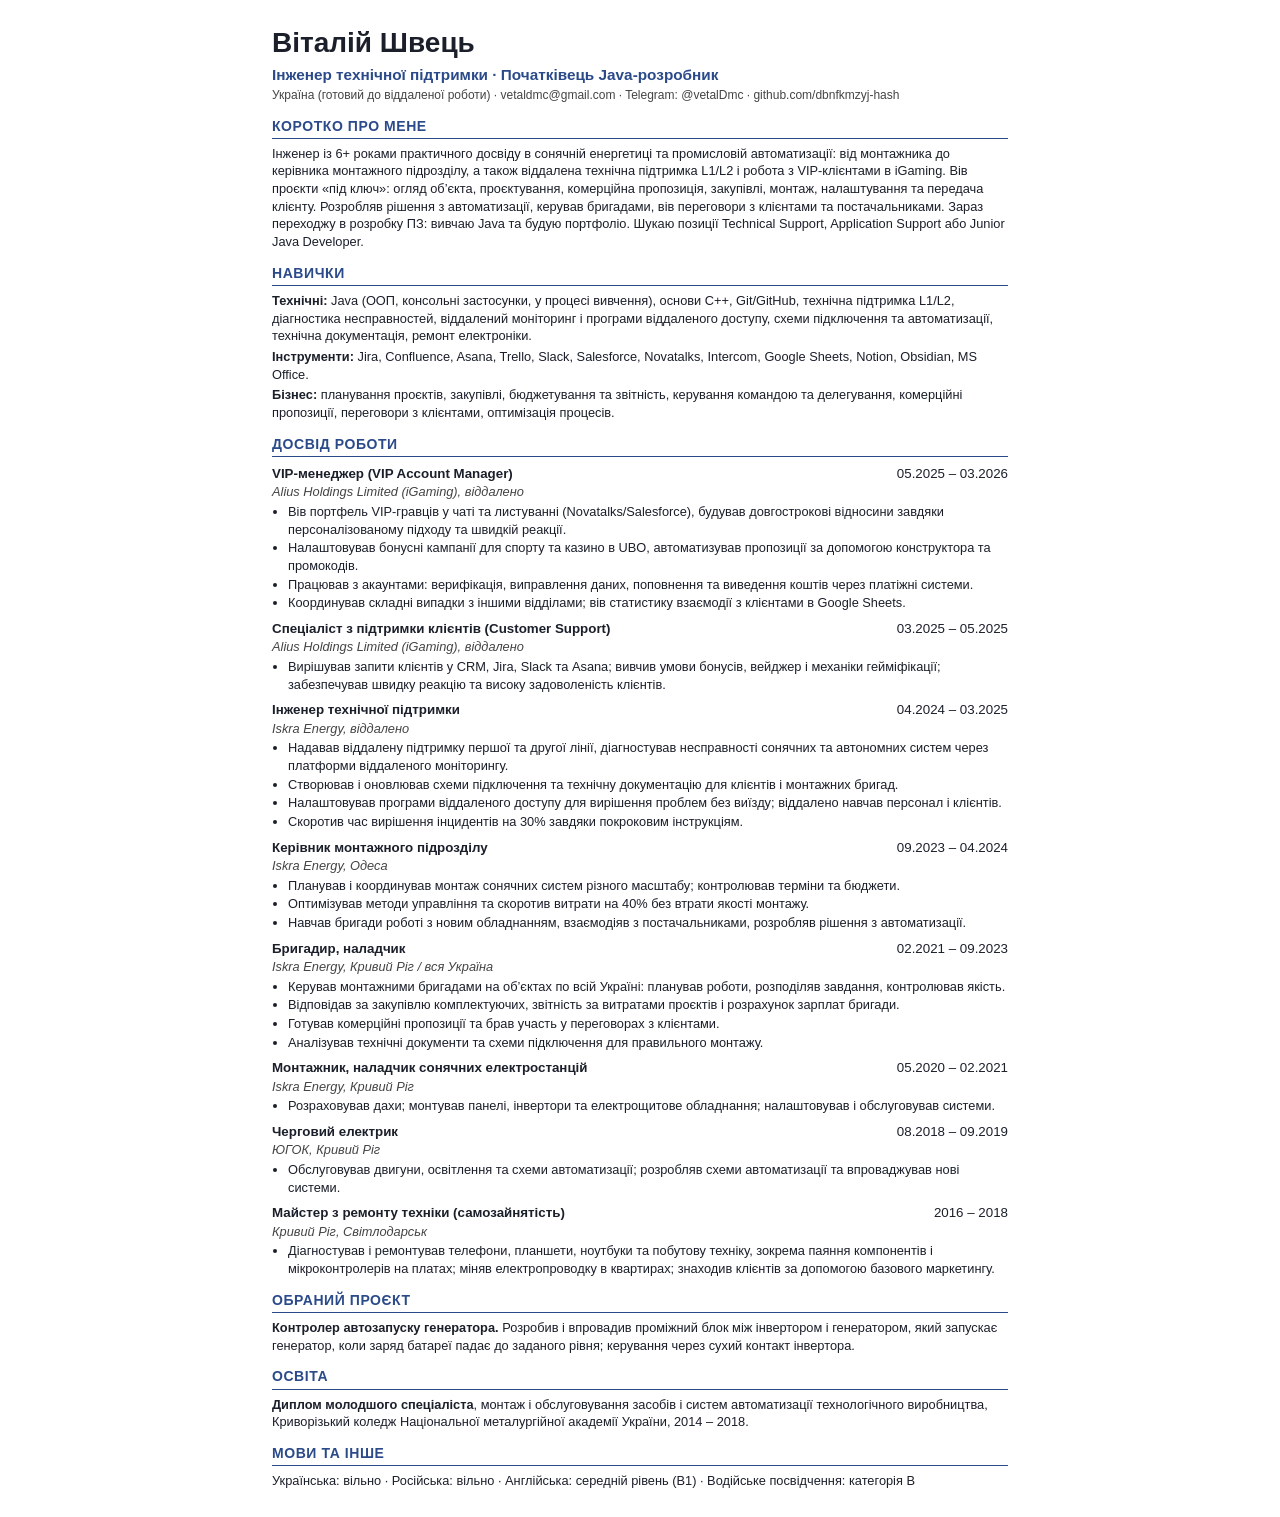
<file: uk/resume-doc.html>
<!doctype html><html lang="uk"><head><meta charset="utf-8"><title>Віталій Швець – Резюме</title><style>
@page{size:A4;margin:14mm}
body{font-family:Arial,Helvetica,sans-serif;font-size:9.6pt;line-height:1.38;color:#1b1f2a;max-width:46rem;margin:auto;padding:1.5rem;background:#fff}
h1{font-size:21pt;margin:0}.t{font-size:11.5pt;color:#2b4a8a;font-weight:700;margin:.1rem 0}.c{color:#444;font-size:9pt}
h2{font-size:10.5pt;border-bottom:1.2px solid #2b4a8a;color:#2b4a8a;margin:13px 0 6px;padding-bottom:2px;text-transform:uppercase;letter-spacing:.04em}
h3{font-size:10pt;margin:8px 0 0;display:flex;justify-content:space-between;gap:1rem}h3 span{font-weight:400;white-space:nowrap}
.co{color:#444;font-style:italic}ul{margin:2px 0 0 16px;padding:0}li{margin:1px 0}p{margin:3px 0}
</style>
    <script>
        (function(){
            try{var t=localStorage.getItem('theme');if(t)document.documentElement.dataset.theme=t}catch(e){}
            document.addEventListener('DOMContentLoaded',function(){
                var tgl=document.querySelector('.theme-toggle');
                if(tgl)tgl.addEventListener('click',function(){
                    var cur=document.documentElement.dataset.theme
                        || (matchMedia('(prefers-color-scheme: light)').matches?'light':'dark');
                    var next=cur==='dark'?'light':'dark';
                    document.documentElement.dataset.theme=next;
                    try{localStorage.setItem('theme',next)}catch(e){}
                });
                var nav=document.querySelector('nav'),btn=document.querySelector('.nav-toggle');
                if(btn)btn.addEventListener('click',function(){
                    var open=nav.dataset.open==='true';
                    nav.dataset.open=String(!open);
                    btn.setAttribute('aria-expanded',String(!open));
                });
                var bar=document.getElementById('scroll-progress');
                if(bar){
                    var raf=0;
                    var upd=function(){
                        var h=document.documentElement;
                        var p=h.scrollTop/(h.scrollHeight-h.clientHeight||1);
                        bar.style.width=(p*100)+'%';
                        raf=0;
                    };
                    addEventListener('scroll',function(){if(!raf)raf=requestAnimationFrame(upd)},{passive:true});
                    upd();
                }
                if('IntersectionObserver' in window){
                    var io=new IntersectionObserver(function(es){
                        es.forEach(function(e){if(e.isIntersecting){e.target.classList.add('visible');io.unobserve(e.target)}})
                    },{threshold:.12,rootMargin:'0px 0px -40px 0px'});
                    document.querySelectorAll('.card,.job,h2,.note,.phases .phase').forEach(function(el){el.classList.add('reveal');io.observe(el)});
                }
            });
        })();
    </script>

</head><body><h1>Віталій Швець</h1><div class="t">Інженер технічної підтримки · Початківець Java-розробник</div>
<div class="c">Україна (готовий до віддаленої роботи) · vetaldmc@gmail.com · Telegram: @vetalDmc · github.com/dbnfkmzyj-hash</div>
<h2>Коротко про мене</h2>
<p>Інженер із 6+ роками практичного досвіду в сонячній енергетиці та промисловій автоматизації: від монтажника до керівника монтажного підрозділу, а також віддалена технічна підтримка L1/L2 і робота з VIP-клієнтами в iGaming. Вів проєкти «під ключ»: огляд об’єкта, проєктування, комерційна пропозиція, закупівлі, монтаж, налаштування та передача клієнту. Розробляв рішення з автоматизації, керував бригадами, вів переговори з клієнтами та постачальниками. Зараз переходжу в розробку ПЗ: вивчаю Java та будую портфоліо. Шукаю позиції Technical Support, Application Support або Junior Java Developer.</p>
<h2>Навички</h2>
<p><b>Технічні:</b> Java (ООП, консольні застосунки, у процесі вивчення), основи C++, Git/GitHub, технічна підтримка L1/L2, діагностика несправностей, віддалений моніторинг і програми віддаленого доступу, схеми підключення та автоматизації, технічна документація, ремонт електроніки.</p>
<p><b>Інструменти:</b> Jira, Confluence, Asana, Trello, Slack, Salesforce, Novatalks, Intercom, Google Sheets, Notion, Obsidian, MS Office.</p>
<p><b>Бізнес:</b> планування проєктів, закупівлі, бюджетування та звітність, керування командою та делегування, комерційні пропозиції, переговори з клієнтами, оптимізація процесів.</p>
<h2>Досвід роботи</h2>
<h3>VIP-менеджер (VIP Account Manager) <span>05.2025 – 03.2026</span></h3><div class="co">Alius Holdings Limited (iGaming), віддалено</div><ul>
<li>Вів портфель VIP-гравців у чаті та листуванні (Novatalks/Salesforce), будував довгострокові відносини завдяки персоналізованому підходу та швидкій реакції.</li>
<li>Налаштовував бонусні кампанії для спорту та казино в UBO, автоматизував пропозиції за допомогою конструктора та промокодів.</li>
<li>Працював з акаунтами: верифікація, виправлення даних, поповнення та виведення коштів через платіжні системи.</li>
<li>Координував складні випадки з іншими відділами; вів статистику взаємодії з клієнтами в Google Sheets.</li></ul>
<h3>Спеціаліст з підтримки клієнтів (Customer Support) <span>03.2025 – 05.2025</span></h3><div class="co">Alius Holdings Limited (iGaming), віддалено</div><ul>
<li>Вирішував запити клієнтів у CRM, Jira, Slack та Asana; вивчив умови бонусів, вейджер і механіки гейміфікації; забезпечував швидку реакцію та високу задоволеність клієнтів.</li></ul>
<h3>Інженер технічної підтримки <span>04.2024 – 03.2025</span></h3><div class="co">Iskra Energy, віддалено</div><ul>
<li>Надавав віддалену підтримку першої та другої лінії, діагностував несправності сонячних та автономних систем через платформи віддаленого моніторингу.</li>
<li>Створював і оновлював схеми підключення та технічну документацію для клієнтів і монтажних бригад.</li>
<li>Налаштовував програми віддаленого доступу для вирішення проблем без виїзду; віддалено навчав персонал і клієнтів.</li>
<li>Скоротив час вирішення інцидентів на 30% завдяки покроковим інструкціям.</li></ul>
<h3>Керівник монтажного підрозділу <span>09.2023 – 04.2024</span></h3><div class="co">Iskra Energy, Одеса</div><ul>
<li>Планував і координував монтаж сонячних систем різного масштабу; контролював терміни та бюджети.</li>
<li>Оптимізував методи управління та скоротив витрати на 40% без втрати якості монтажу.</li>
<li>Навчав бригади роботі з новим обладнанням, взаємодіяв з постачальниками, розробляв рішення з автоматизації.</li></ul>
<h3>Бригадир, наладчик <span>02.2021 – 09.2023</span></h3><div class="co">Iskra Energy, Кривий Ріг / вся Україна</div><ul>
<li>Керував монтажними бригадами на об’єктах по всій Україні: планував роботи, розподіляв завдання, контролював якість.</li>
<li>Відповідав за закупівлю комплектуючих, звітність за витратами проєктів і розрахунок зарплат бригади.</li>
<li>Готував комерційні пропозиції та брав участь у переговорах з клієнтами.</li>
<li>Аналізував технічні документи та схеми підключення для правильного монтажу.</li></ul>
<h3>Монтажник, наладчик сонячних електростанцій <span>05.2020 – 02.2021</span></h3><div class="co">Iskra Energy, Кривий Ріг</div><ul>
<li>Розраховував дахи; монтував панелі, інвертори та електрощитове обладнання; налаштовував і обслуговував системи.</li></ul>
<h3>Черговий електрик <span>08.2018 – 09.2019</span></h3><div class="co">ЮГОК, Кривий Ріг</div><ul>
<li>Обслуговував двигуни, освітлення та схеми автоматизації; розробляв схеми автоматизації та впроваджував нові системи.</li></ul>
<h3>Майстер з ремонту техніки (самозайнятість) <span>2016 – 2018</span></h3><div class="co">Кривий Ріг, Світлодарськ</div><ul>
<li>Діагностував і ремонтував телефони, планшети, ноутбуки та побутову техніку, зокрема паяння компонентів і мікроконтролерів на платах; міняв електропроводку в квартирах; знаходив клієнтів за допомогою базового маркетингу.</li></ul>
<h2>Обраний проєкт</h2>
<p><b>Контролер автозапуску генератора.</b> Розробив і впровадив проміжний блок між інвертором і генератором, який запускає генератор, коли заряд батареї падає до заданого рівня; керування через сухий контакт інвертора.</p>
<h2>Освіта</h2>
<p><b>Диплом молодшого спеціаліста</b>, монтаж і обслуговування засобів і систем автоматизації технологічного виробництва, Криворізький коледж Національної металургійної академії України, 2014 – 2018.</p>
<h2>Мови та інше</h2>
<p>Українська: вільно · Російська: вільно · Англійська: середній рівень (B1) · Водійське посвідчення: категорія B</p>
</body></html>
</file>
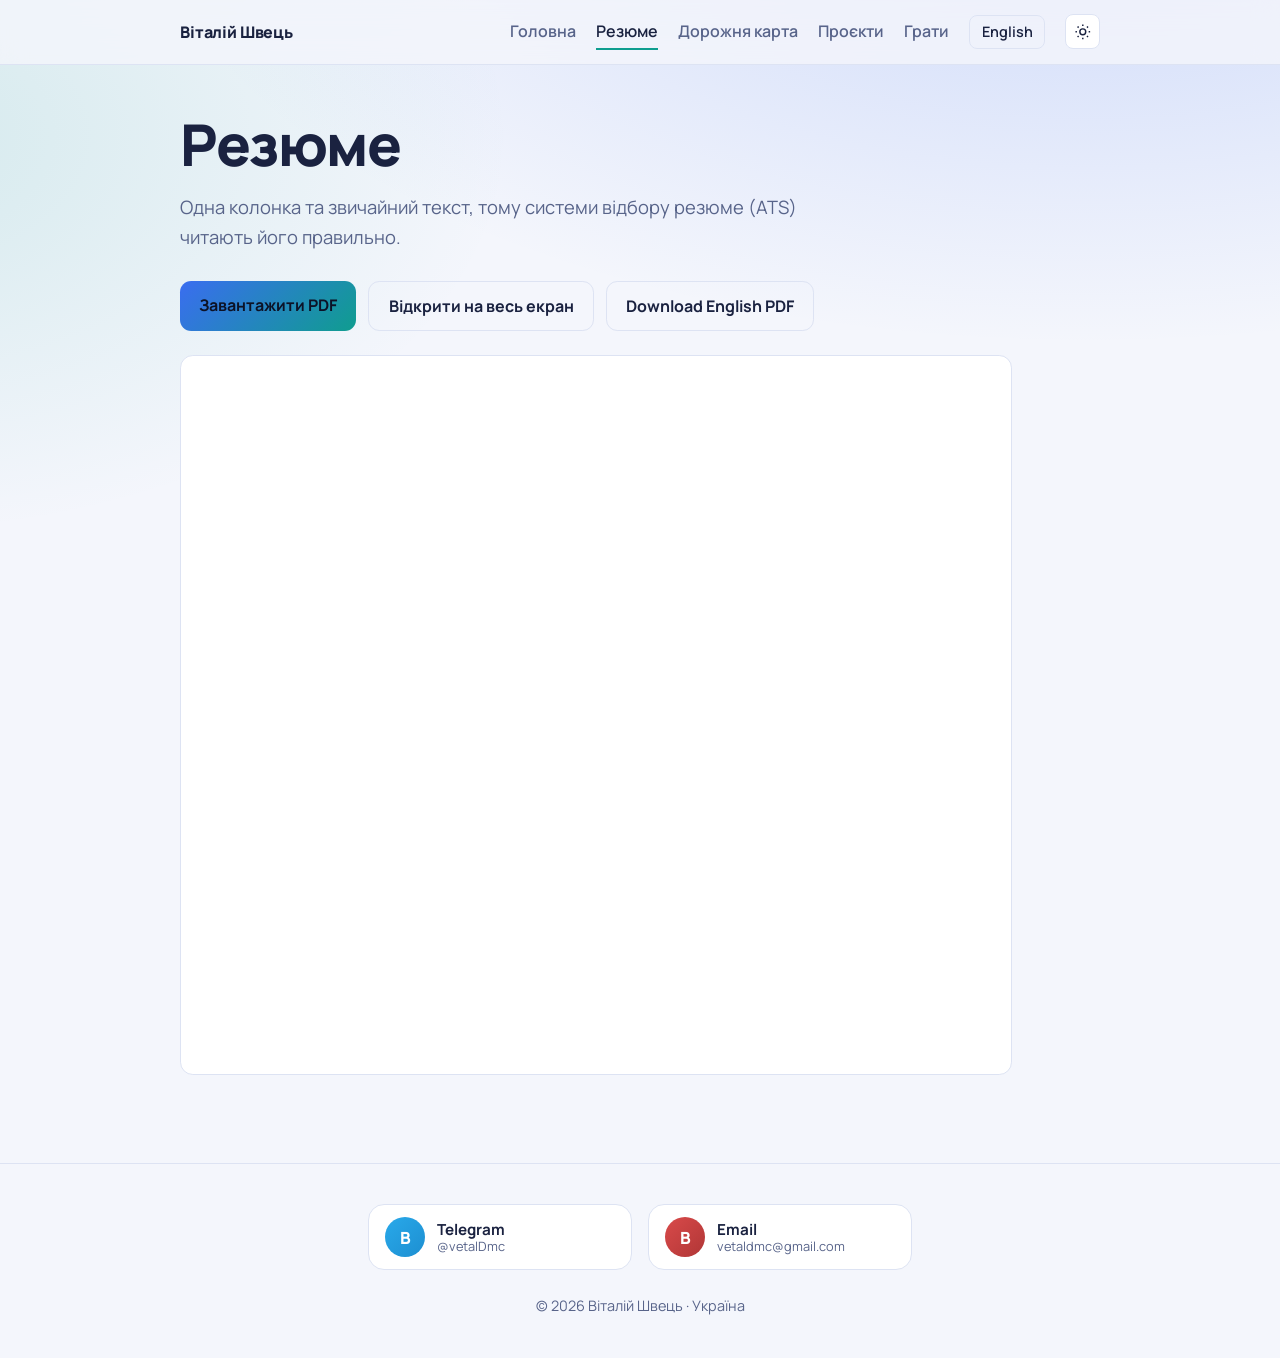
<file: uk/resume.html>
<!doctype html><html lang="uk"><head><meta charset="utf-8"><meta name="viewport" content="width=device-width,initial-scale=1"><title>Резюме · Віталій Швець</title>
    <link rel="preconnect" href="https://fonts.googleapis.com"><link rel="preconnect" href="https://fonts.gstatic.com" crossorigin>
    <link href="https://fonts.googleapis.com/css2?family=Manrope:wght@400;600;700;800&subset=cyrillic&display=swap" rel="stylesheet">
    <link rel="stylesheet" href="../style.css">
    <link rel="alternate" hreflang="en" href="../resume.html">
    <script>
        (function(){
            try{var t=localStorage.getItem('theme');if(t)document.documentElement.dataset.theme=t}catch(e){}
            document.addEventListener('DOMContentLoaded',function(){
                var tgl=document.querySelector('.theme-toggle');
                if(tgl)tgl.addEventListener('click',function(){
                    var cur=document.documentElement.dataset.theme
                        || (matchMedia('(prefers-color-scheme: light)').matches?'light':'dark');
                    var next=cur==='dark'?'light':'dark';
                    document.documentElement.dataset.theme=next;
                    try{localStorage.setItem('theme',next)}catch(e){}
                });
                var nav=document.querySelector('nav'),btn=document.querySelector('.nav-toggle');
                if(btn)btn.addEventListener('click',function(){
                    var open=nav.dataset.open==='true';
                    nav.dataset.open=String(!open);
                    btn.setAttribute('aria-expanded',String(!open));
                });
                var bar=document.getElementById('scroll-progress');
                if(bar){
                    var raf=0;
                    var upd=function(){
                        var h=document.documentElement;
                        var p=h.scrollTop/(h.scrollHeight-h.clientHeight||1);
                        bar.style.width=(p*100)+'%';
                        raf=0;
                    };
                    addEventListener('scroll',function(){if(!raf)raf=requestAnimationFrame(upd)},{passive:true});
                    upd();
                }
                if('IntersectionObserver' in window){
                    var io=new IntersectionObserver(function(es){
                        es.forEach(function(e){if(e.isIntersecting){e.target.classList.add('visible');io.unobserve(e.target)}})
                    },{threshold:.12,rootMargin:'0px 0px -40px 0px'});
                    document.querySelectorAll('.card,.job,h2,.note,.phases .phase').forEach(function(el){el.classList.add('reveal');io.observe(el)});
                }
            });
        })();
    </script>
</head><body>
<header>
    <div id="scroll-progress" aria-hidden="true"></div>
    <nav aria-label="Головна">
        <a class="logo" href="index.html">Віталій Швець</a>
        <button class="nav-toggle" aria-expanded="false" aria-controls="nav-links" aria-label="Меню">
            <svg viewBox="0 0 24 24" fill="none" stroke="currentColor" stroke-width="2" aria-hidden="true"><path d="M4 7h16M4 12h16M4 17h16"/></svg>
        </button>
        <div class="nav-links" id="nav-links">
            <a href="index.html">Головна</a>
            <a href="resume.html" aria-current="page">Резюме</a>
            <a href="roadmap.html">Дорожня карта</a>
            <a href="projects.html">Проєкти</a>
            <a href="game.html">Грати</a>
            <a class="lang" href="../resume.html" hreflang="en" lang="en">English</a>
            <button class="theme-toggle" type="button" aria-label="Змінити тему">
                <svg class="icon-moon" viewBox="0 0 24 24" fill="none" stroke="currentColor" stroke-width="2" aria-hidden="true"><path d="M21 12.8A9 9 0 1 1 11.2 3a7 7 0 0 0 9.8 9.8Z"/></svg>
                <svg class="icon-sun" viewBox="0 0 24 24" fill="none" stroke="currentColor" stroke-width="2" aria-hidden="true"><circle cx="12" cy="12" r="4"/><path d="M12 2v2M12 20v2M4.9 4.9l1.4 1.4M17.7 17.7l1.4 1.4M2 12h2M20 12h2M4.9 19.1l1.4-1.4M17.7 6.3l1.4-1.4"/></svg>
            </button>
        </div>
    </nav>
</header>
<main>
    <h1>Резюме</h1>
    <p class="lead">Одна колонка та звичайний текст, тому системи відбору резюме (ATS) читають його правильно.</p>
    <div class="btns"><a class="btn" href="resume.pdf" download>Завантажити PDF</a><a class="btn ghost" href="resume-doc.html" target="_blank" rel="noopener">Відкрити на весь екран</a><a class="btn ghost" href="../resume.pdf" download hreflang="en" lang="en">Download English PDF</a></div>
    <iframe class="paper" src="resume-doc.html" title="Попередній перегляд резюме" loading="lazy"></iframe>
</main>
<footer>
    <div class="msg-grid" aria-label="Контакти">
        <a class="msg-card" href="https://t.me/vetaldmc" rel="noopener">
            <span class="avatar tg" aria-hidden="true">В</span>
            <span class="label"><b>Telegram</b><span>@vetalDmc</span></span>
        </a>
        <a class="msg-card" href="mailto:vetaldmc@gmail.com">
            <span class="avatar em" aria-hidden="true">В</span>
            <span class="label"><b>Email</b><span>vetaldmc@gmail.com</span></span>
        </a>
    </div>
    <p style="margin-top:1.5rem">© 2026 Віталій Швець · Україна</p>
</footer>
</body></html>
</file>
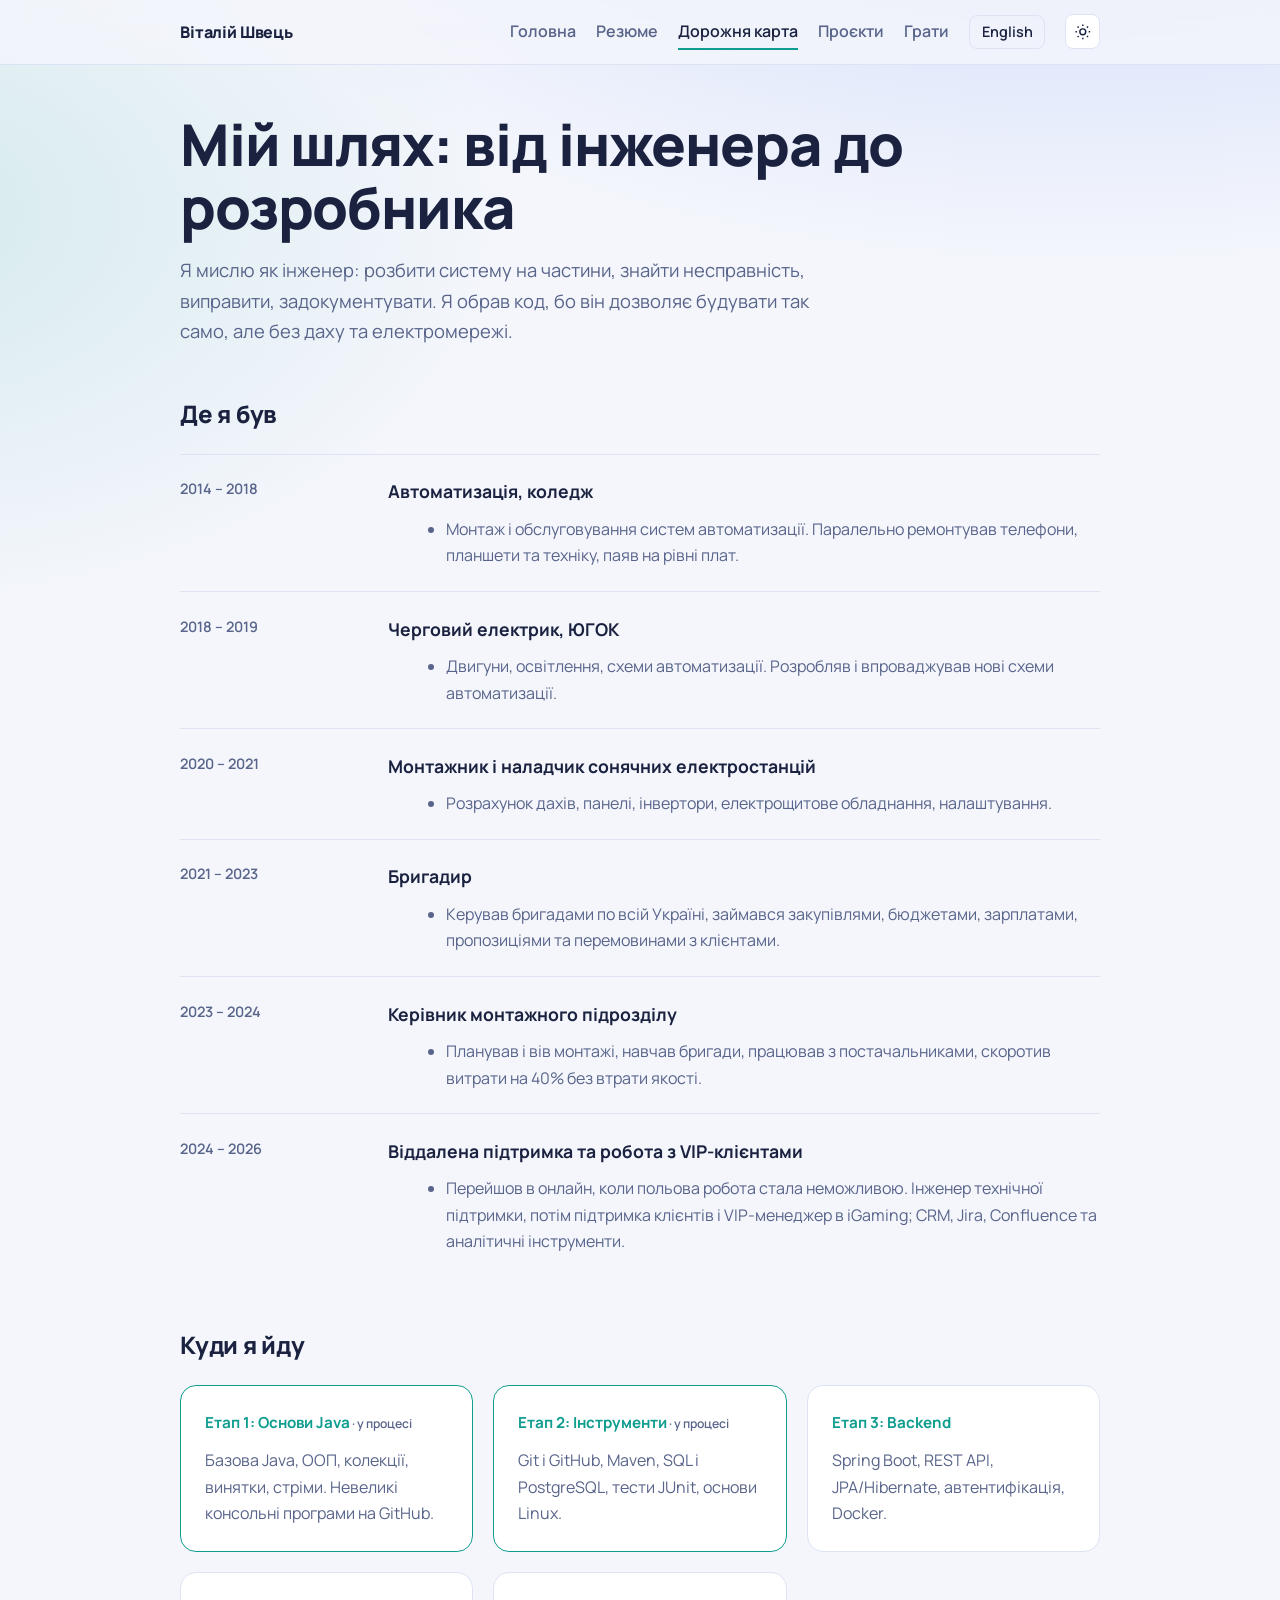
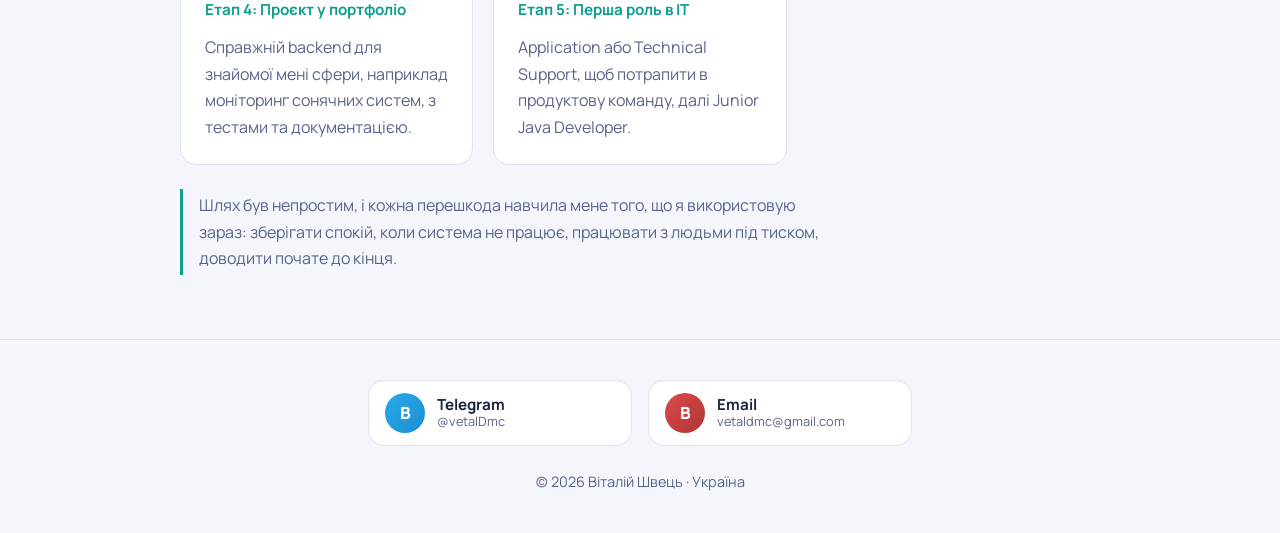
<file: uk/roadmap.html>
<!doctype html><html lang="uk"><head><meta charset="utf-8"><meta name="viewport" content="width=device-width,initial-scale=1"><title>Дорожня карта · Віталій Швець</title>
    <link rel="preconnect" href="https://fonts.googleapis.com"><link rel="preconnect" href="https://fonts.gstatic.com" crossorigin>
    <link href="https://fonts.googleapis.com/css2?family=Manrope:wght@400;600;700;800&subset=cyrillic&display=swap" rel="stylesheet">
    <link rel="stylesheet" href="../style.css">
    <link rel="alternate" hreflang="en" href="../roadmap.html">
    <script>
        (function(){
            try{var t=localStorage.getItem('theme');if(t)document.documentElement.dataset.theme=t}catch(e){}
            document.addEventListener('DOMContentLoaded',function(){
                var tgl=document.querySelector('.theme-toggle');
                if(tgl)tgl.addEventListener('click',function(){
                    var cur=document.documentElement.dataset.theme
                        || (matchMedia('(prefers-color-scheme: light)').matches?'light':'dark');
                    var next=cur==='dark'?'light':'dark';
                    document.documentElement.dataset.theme=next;
                    try{localStorage.setItem('theme',next)}catch(e){}
                });
                var nav=document.querySelector('nav'),btn=document.querySelector('.nav-toggle');
                if(btn)btn.addEventListener('click',function(){
                    var open=nav.dataset.open==='true';
                    nav.dataset.open=String(!open);
                    btn.setAttribute('aria-expanded',String(!open));
                });
                var bar=document.getElementById('scroll-progress');
                if(bar){
                    var raf=0;
                    var upd=function(){
                        var h=document.documentElement;
                        var p=h.scrollTop/(h.scrollHeight-h.clientHeight||1);
                        bar.style.width=(p*100)+'%';
                        raf=0;
                    };
                    addEventListener('scroll',function(){if(!raf)raf=requestAnimationFrame(upd)},{passive:true});
                    upd();
                }
                if('IntersectionObserver' in window){
                    var io=new IntersectionObserver(function(es){
                        es.forEach(function(e){if(e.isIntersecting){e.target.classList.add('visible');io.unobserve(e.target)}})
                    },{threshold:.12,rootMargin:'0px 0px -40px 0px'});
                    document.querySelectorAll('.card,.job,h2,.note,.phases .phase').forEach(function(el){el.classList.add('reveal');io.observe(el)});
                }
            });
        })();
    </script>
</head><body>
<header>
    <div id="scroll-progress" aria-hidden="true"></div>
    <nav aria-label="Головна">
        <a class="logo" href="index.html">Віталій Швець</a>
        <button class="nav-toggle" aria-expanded="false" aria-controls="nav-links" aria-label="Меню">
            <svg viewBox="0 0 24 24" fill="none" stroke="currentColor" stroke-width="2" aria-hidden="true"><path d="M4 7h16M4 12h16M4 17h16"/></svg>
        </button>
        <div class="nav-links" id="nav-links">
            <a href="index.html">Головна</a>
            <a href="resume.html">Резюме</a>
            <a href="roadmap.html" aria-current="page">Дорожня карта</a>
            <a href="projects.html">Проєкти</a>
            <a href="game.html">Грати</a>
            <a class="lang" href="../roadmap.html" hreflang="en" lang="en">English</a>
            <button class="theme-toggle" type="button" aria-label="Змінити тему">
                <svg class="icon-moon" viewBox="0 0 24 24" fill="none" stroke="currentColor" stroke-width="2" aria-hidden="true"><path d="M21 12.8A9 9 0 1 1 11.2 3a7 7 0 0 0 9.8 9.8Z"/></svg>
                <svg class="icon-sun" viewBox="0 0 24 24" fill="none" stroke="currentColor" stroke-width="2" aria-hidden="true"><circle cx="12" cy="12" r="4"/><path d="M12 2v2M12 20v2M4.9 4.9l1.4 1.4M17.7 17.7l1.4 1.4M2 12h2M20 12h2M4.9 19.1l1.4-1.4M17.7 6.3l1.4-1.4"/></svg>
            </button>
        </div>
    </nav>
</header>
<main>
    <h1>Мій шлях: від інженера до розробника</h1>
    <p class="lead">Я мислю як інженер: розбити систему на частини, знайти несправність, виправити, задокументувати. Я обрав код, бо він дозволяє будувати так само, але без даху та електромережі.</p>
    <h2>Де я був</h2>
    <div class="job"><time>2014 – 2018</time><div><h3>Автоматизація, коледж</h3><ul><li>Монтаж і обслуговування систем автоматизації. Паралельно ремонтував телефони, планшети та техніку, паяв на рівні плат.</li></ul></div></div>
    <div class="job"><time>2018 – 2019</time><div><h3>Черговий електрик, ЮГОК</h3><ul><li>Двигуни, освітлення, схеми автоматизації. Розробляв і впроваджував нові схеми автоматизації.</li></ul></div></div>
    <div class="job"><time>2020 – 2021</time><div><h3>Монтажник і наладчик сонячних електростанцій</h3><ul><li>Розрахунок дахів, панелі, інвертори, електрощитове обладнання, налаштування.</li></ul></div></div>
    <div class="job"><time>2021 – 2023</time><div><h3>Бригадир</h3><ul><li>Керував бригадами по всій Україні, займався закупівлями, бюджетами, зарплатами, пропозиціями та перемовинами з клієнтами.</li></ul></div></div>
    <div class="job"><time>2023 – 2024</time><div><h3>Керівник монтажного підрозділу</h3><ul><li>Планував і вів монтажі, навчав бригади, працював з постачальниками, скоротив витрати на 40% без втрати якості.</li></ul></div></div>
    <div class="job"><time>2024 – 2026</time><div><h3>Віддалена підтримка та робота з VIP-клієнтами</h3><ul><li>Перейшов в онлайн, коли польова робота стала неможливою. Інженер технічної підтримки, потім підтримка клієнтів і VIP-менеджер в iGaming; CRM, Jira, Confluence та аналітичні інструменти.</li></ul></div></div>
    <h2>Куди я йду</h2>
    <div class="phases">
        <div class="card phase" data-status="in-progress"><h3>Етап 1: Основи Java</h3><p>Базова Java, ООП, колекції, винятки, стріми. Невеликі консольні програми на GitHub.</p></div>
        <div class="card phase" data-status="in-progress"><h3>Етап 2: Інструменти</h3><p>Git і GitHub, Maven, SQL і PostgreSQL, тести JUnit, основи Linux.</p></div>
        <div class="card phase"><h3>Етап 3: Backend</h3><p>Spring Boot, REST API, JPA/Hibernate, автентифікація, Docker.</p></div>
        <div class="card phase"><h3>Етап 4: Проєкт у портфоліо</h3><p>Справжній backend для знайомої мені сфери, наприклад моніторинг сонячних систем, з тестами та документацією.</p></div>
        <div class="card phase"><h3>Етап 5: Перша роль в IT</h3><p>Application або Technical Support, щоб потрапити в продуктову команду, далі Junior Java Developer.</p></div>
    </div>
    <p class="note">Шлях був непростим, і кожна перешкода навчила мене того, що я використовую зараз: зберігати спокій, коли система не працює, працювати з людьми під тиском, доводити почате до кінця.</p>
</main>
<footer>
    <div class="msg-grid" aria-label="Контакти">
        <a class="msg-card" href="https://t.me/vetaldmc" rel="noopener">
            <span class="avatar tg" aria-hidden="true">В</span>
            <span class="label"><b>Telegram</b><span>@vetalDmc</span></span>
        </a>
        <a class="msg-card" href="mailto:vetaldmc@gmail.com">
            <span class="avatar em" aria-hidden="true">В</span>
            <span class="label"><b>Email</b><span>vetaldmc@gmail.com</span></span>
        </a>
    </div>
    <p style="margin-top:1.5rem">© 2026 Віталій Швець · Україна</p>
</footer>
</body></html>
</file>
<file: style.css>
:root{
    color-scheme: light dark;
    --bg:#141a2e;--surface:#1d2540;--line:#2c3658;--text:#e9edf9;--muted:#9aa6c7;--a:#6ea8ff;--b:#5eead4;
    --radius:1rem;--radius-sm:.7rem;--maxw:60rem;
    --shadow:0 6px 24px -12px rgba(0,0,0,.45);
    --ease:cubic-bezier(.22,.61,.36,1);
}
:root[data-theme="dark"]{
    --bg:#141a2e;--surface:#1d2540;--line:#2c3658;--text:#e9edf9;--muted:#9aa6c7;--a:#6ea8ff;--b:#5eead4;
    --shadow:0 6px 24px -12px rgba(0,0,0,.45);
}
:root[data-theme="light"]{
    --bg:#f4f6fc;--surface:#fff;--line:#dde3f3;--text:#1a2240;--muted:#58648a;--a:#3a6df0;--b:#0f9d8f;
    --shadow:0 6px 24px -14px rgba(20,30,60,.25);
}
@media (prefers-color-scheme:light){
    :root:not([data-theme]){
        --bg:#f4f6fc;--surface:#fff;--line:#dde3f3;--text:#1a2240;--muted:#58648a;--a:#3a6df0;--b:#0f9d8f;
        --shadow:0 6px 24px -14px rgba(20,30,60,.25);
    }
}
*{box-sizing:border-box;margin:0}
html{scroll-behavior:smooth;-webkit-text-size-adjust:100%}
body{
    font-family:'Manrope',system-ui,-apple-system,'Segoe UI',Roboto,sans-serif;
    background:var(--bg);color:var(--text);line-height:1.65;
    background-image:
            radial-gradient(60rem 30rem at 85% -10%,color-mix(in srgb,var(--a) 22%,transparent),transparent),
            radial-gradient(40rem 25rem at -10% 10%,color-mix(in srgb,var(--b) 14%,transparent),transparent);
    background-repeat:no-repeat;min-height:100vh;
}
a{color:var(--a)}
img,svg{max-width:100%;height:auto;display:block}
:focus-visible{outline:2px solid var(--b);outline-offset:3px;border-radius:4px}

/* ---------- Header ---------- */
header{
    position:sticky;top:0;z-index:20;
    backdrop-filter:blur(12px);-webkit-backdrop-filter:blur(12px);
    background:color-mix(in srgb,var(--bg) 80%,transparent);
    border-bottom:1px solid var(--line);
}
#scroll-progress{
    position:absolute;left:0;bottom:-1px;height:2px;width:0%;
    background:linear-gradient(90deg,var(--a),var(--b));
    transition:width .1s linear;pointer-events:none;
}
nav{
    max-width:var(--maxw);margin:auto;padding:.85rem 1.25rem;
    display:flex;gap:1rem;align-items:center;flex-wrap:wrap;
    position:relative;
}
nav .logo{
    font-weight:800;margin-right:auto;color:var(--text);text-decoration:none;
    letter-spacing:-.01em;white-space:nowrap;overflow:hidden;text-overflow:ellipsis;
}
.nav-links{display:flex;gap:1.25rem;align-items:center;flex-wrap:wrap}
.nav-links a{
    color:var(--muted);text-decoration:none;font-weight:600;
    padding:.25rem 0;border-bottom:2px solid transparent;
    transition:color .2s var(--ease),border-color .2s var(--ease);
}
.nav-links a[aria-current=page],.nav-links a:hover{color:var(--text);border-color:var(--b)}
nav a.lang{
    border:1px solid var(--line);border-radius:.5rem;padding:.25rem .7rem;
    color:var(--text);font-size:.9rem;text-decoration:none;
}
nav a.lang:hover{border-color:var(--b);color:var(--text)}

/* Theme toggle */
.theme-toggle{
    display:inline-grid;place-items:center;width:2.2rem;height:2.2rem;
    border:1px solid var(--line);border-radius:.5rem;background:var(--surface);
    color:var(--text);cursor:pointer;padding:0;transition:border-color .2s var(--ease);
    flex:none;
}
.theme-toggle:hover{border-color:var(--b)}
.theme-toggle svg{width:1.1rem;height:1.1rem}
.theme-toggle .icon-sun{display:none}
:root[data-theme="light"] .theme-toggle .icon-sun{display:block}
:root[data-theme="light"] .theme-toggle .icon-moon{display:none}
@media (prefers-color-scheme:light){
    :root:not([data-theme]) .theme-toggle .icon-sun{display:block}
    :root:not([data-theme]) .theme-toggle .icon-moon{display:none}
}

/* Hamburger (hidden on desktop) */
.nav-toggle{
    display:none;width:2.4rem;height:2.4rem;border:1px solid var(--line);
    border-radius:.5rem;background:var(--surface);color:var(--text);cursor:pointer;
    padding:0;place-items:center;flex:none;
}
.nav-toggle svg{width:1.2rem;height:1.2rem}

/* ---------- Main ---------- */
main{max-width:var(--maxw);margin:auto;padding:3rem 1.25rem 4rem}
h1{font-size:clamp(2rem,6vw,3.6rem);line-height:1.1;font-weight:800;letter-spacing:-.02em}
h2{font-size:1.5rem;margin:3rem 0 1.25rem;font-weight:800;letter-spacing:-.01em}
.lead{color:var(--muted);font-size:1.15rem;max-width:40rem;margin-top:1rem}
.btns{display:flex;gap:.75rem;margin-top:1.75rem;flex-wrap:wrap}
.btn{
    display:inline-block;padding:.7rem 1.2rem;border-radius:var(--radius-sm);
    font-weight:700;text-decoration:none;
    background:linear-gradient(135deg,var(--a),var(--b));color:#0c1226;
    transition:transform .2s var(--ease),box-shadow .2s var(--ease),filter .2s var(--ease);
}
.btn:hover{transform:translateY(-1px);box-shadow:var(--shadow);filter:brightness(1.05)}
.btn:active{transform:translateY(0)}
.btn.ghost{background:none;color:var(--text);border:1px solid var(--line)}
.btn.ghost:hover{border-color:var(--b);box-shadow:none;filter:none}

.job{
    display:grid;grid-template-columns:11rem 1fr;gap:.5rem 2rem;
    padding:1.4rem 0;border-top:1px solid var(--line);
}
.job time{color:var(--muted);font-size:.9rem;font-weight:600}
.job h3{font-size:1.1rem}
.job .co{color:var(--b);font-weight:600;font-size:.95rem}
.job ul{margin:.6rem 0 0 1.1rem;color:var(--muted)}

.tags{display:flex;flex-wrap:wrap;gap:.5rem}
.tags span{
    padding:.3rem .8rem;border:1px solid var(--line);border-radius:2rem;
    background:var(--surface);font-size:.92rem;font-weight:600;
}

.grid{display:grid;grid-template-columns:repeat(auto-fit,minmax(16rem,1fr));gap:1.25rem}
.card{
    background:var(--surface);border:1px solid var(--line);border-radius:var(--radius);
    padding:1.5rem;display:flex;flex-direction:column;gap:.6rem;
    transition:border-color .2s var(--ease),transform .2s var(--ease),box-shadow .2s var(--ease);
}
@media (hover:hover){
    .card:hover{border-color:color-mix(in srgb,var(--a) 60%,var(--line));transform:translateY(-2px);box-shadow:var(--shadow)}
}
.card.feat{grid-column:1/-1;border-color:var(--a)}
.card p{color:var(--muted)}
.card .btn{align-self:flex-start;margin-top:auto}

#stage{
    background:#000;border:1px solid var(--line);border-radius:var(--radius);
    min-height:20rem;display:grid;place-items:center;overflow:auto;
    margin-top:1.5rem;color:var(--muted);padding:.5rem;
}
#stage button{
    font:inherit;font-weight:700;color:#0c1226;cursor:pointer;border:none;
    background:linear-gradient(135deg,var(--a),var(--b));
    padding:.8rem 1.4rem;border-radius:var(--radius-sm);
}

footer{
    text-align:center;color:var(--muted);padding:2.5rem 1rem;
    border-top:1px solid var(--line);font-size:.9rem;
}
footer a{color:var(--muted);text-decoration:none}
footer a:hover{color:var(--text)}

/* ---------- Messenger cards ---------- */
.msg-grid{
    display:grid;grid-template-columns:repeat(auto-fit,minmax(11rem,1fr));
    gap:1rem;max-width:34rem;margin:0 auto;text-align:left;
}
.msg-card{
    display:flex;align-items:center;gap:.75rem;
    background:var(--surface);border:1px solid var(--line);border-radius:var(--radius);
    padding:.75rem 1rem;text-decoration:none;color:var(--text);
    transition:border-color .2s var(--ease),transform .2s var(--ease);
}
@media (hover:hover){
    .msg-card:hover{border-color:var(--b);transform:translateY(-2px)}
}
.msg-card .avatar{
    width:2.5rem;height:2.5rem;border-radius:50%;flex:none;
    display:grid;place-items:center;font-weight:800;color:#fff;font-size:1.05rem;
    overflow:hidden;
}
.msg-card .avatar img{width:100%;height:100%;object-fit:cover;border-radius:50%}
.msg-card .avatar.tg{background:linear-gradient(135deg,#29a9ea,#1d8fd1)}
.msg-card .avatar.em{background:linear-gradient(135deg,#d94a4a,#b03636)}
.msg-card .label{display:flex;flex-direction:column;line-height:1.2;min-width:0}
.msg-card .label b{font-size:.95rem}
.msg-card .label span{color:var(--muted);font-size:.8rem;word-break:break-all}

/* ---------- Resume ---------- */
.paper{
    display:block;width:100%;max-width:52rem;height:80vh;
    border:1px solid var(--line);border-radius:.8rem;background:#fff;
    margin:1.5rem 0;content-visibility:auto;contain-intrinsic-size:800px;
}

/* ---------- Roadmap phases ---------- */
.phases{display:grid;grid-template-columns:repeat(auto-fit,minmax(15rem,1fr));gap:1.25rem}
.phase h3{color:var(--b);font-size:.95rem;margin-bottom:.2rem}
.phase[data-status="in-progress"]{border-color:var(--b)}
.phase[data-status="in-progress"] h3::after{content:" · у процесі";color:var(--muted);font-weight:600;font-size:.8em}
.phase[data-status="done"]{opacity:.85}
.phase[data-status="done"] h3::after{content:" ✓";color:var(--b)}
:root[lang="en"] .phase[data-status="in-progress"] h3::after{content:" · in progress"}

.note{
    border-left:3px solid var(--b);padding:.2rem 1rem;color:var(--muted);
    max-width:42rem;margin-top:1.5rem;
}

/* ---------- Scroll-reveal ---------- */
.reveal{opacity:0;transform:translateY(1.25rem);transition:opacity .6s var(--ease),transform .6s var(--ease)}
.reveal.visible{opacity:1;transform:none}
@media (prefers-reduced-motion:reduce){
    html{scroll-behavior:auto}
    .reveal{opacity:1;transform:none;transition:none}
    .btn,.card,.msg-card{transition:none}
}

/* ---------- Responsive ---------- */
@media(max-width:48em){
    /* Header: logo left, hamburger right, always visible */
    nav{
        flex-wrap:nowrap;
        padding:.7rem 1rem;
    }
    nav .logo{
        margin-right:auto;
        font-size:1.05rem;
        white-space:nowrap;
        overflow:hidden;
        text-overflow:ellipsis;
        max-width:calc(100% - 3.2rem);
    }
    .nav-toggle{
        display:grid;
        flex:none;
        margin-left:.5rem;
    }

    /* Dropdown panel under the header */
    .nav-links{
        position:absolute;
        top:100%;
        left:0;
        right:0;
        display:flex;
        flex-direction:column;
        align-items:stretch;
        gap:.25rem;
        background:var(--bg);
        border-top:1px solid var(--line);
        border-bottom:1px solid var(--line);
        padding:.75rem 1.25rem 1.25rem;
        max-height:calc(100vh - 4rem);
        overflow-y:auto;
        z-index:30;
        transform:translateY(-8px);
        opacity:0;
        visibility:hidden;
        pointer-events:none;
        transition:transform .22s var(--ease),opacity .22s var(--ease),visibility 0s linear .22s;
        box-shadow:0 12px 24px -16px rgba(0,0,0,.5);
    }
    nav[data-open="true"] .nav-links{
        transform:translateY(0);
        opacity:1;
        visibility:visible;
        pointer-events:auto;
        transition:transform .22s var(--ease),opacity .22s var(--ease),visibility 0s;
    }
    .nav-links a{
        padding:.7rem .25rem;
        border-bottom:1px solid var(--line);
        font-size:1rem;
    }
    .nav-links a:last-of-type{border-bottom:none}
    .nav-links .lang{
        align-self:flex-start;
        margin:.25rem 0;
    }

    /* Theme toggle row inside menu */
    .nav-links .theme-toggle{
        margin-top:.5rem;
        width:2.4rem;
        height:2.4rem;
    }

    .job{grid-template-columns:1fr;gap:.25rem}
    main{padding:2rem 1rem 3rem}
}
@media(max-width:30em){
    .grid{grid-template-columns:1fr}
    .msg-grid{grid-template-columns:1fr}
    h1{font-size:1.9rem}
}
</file>
